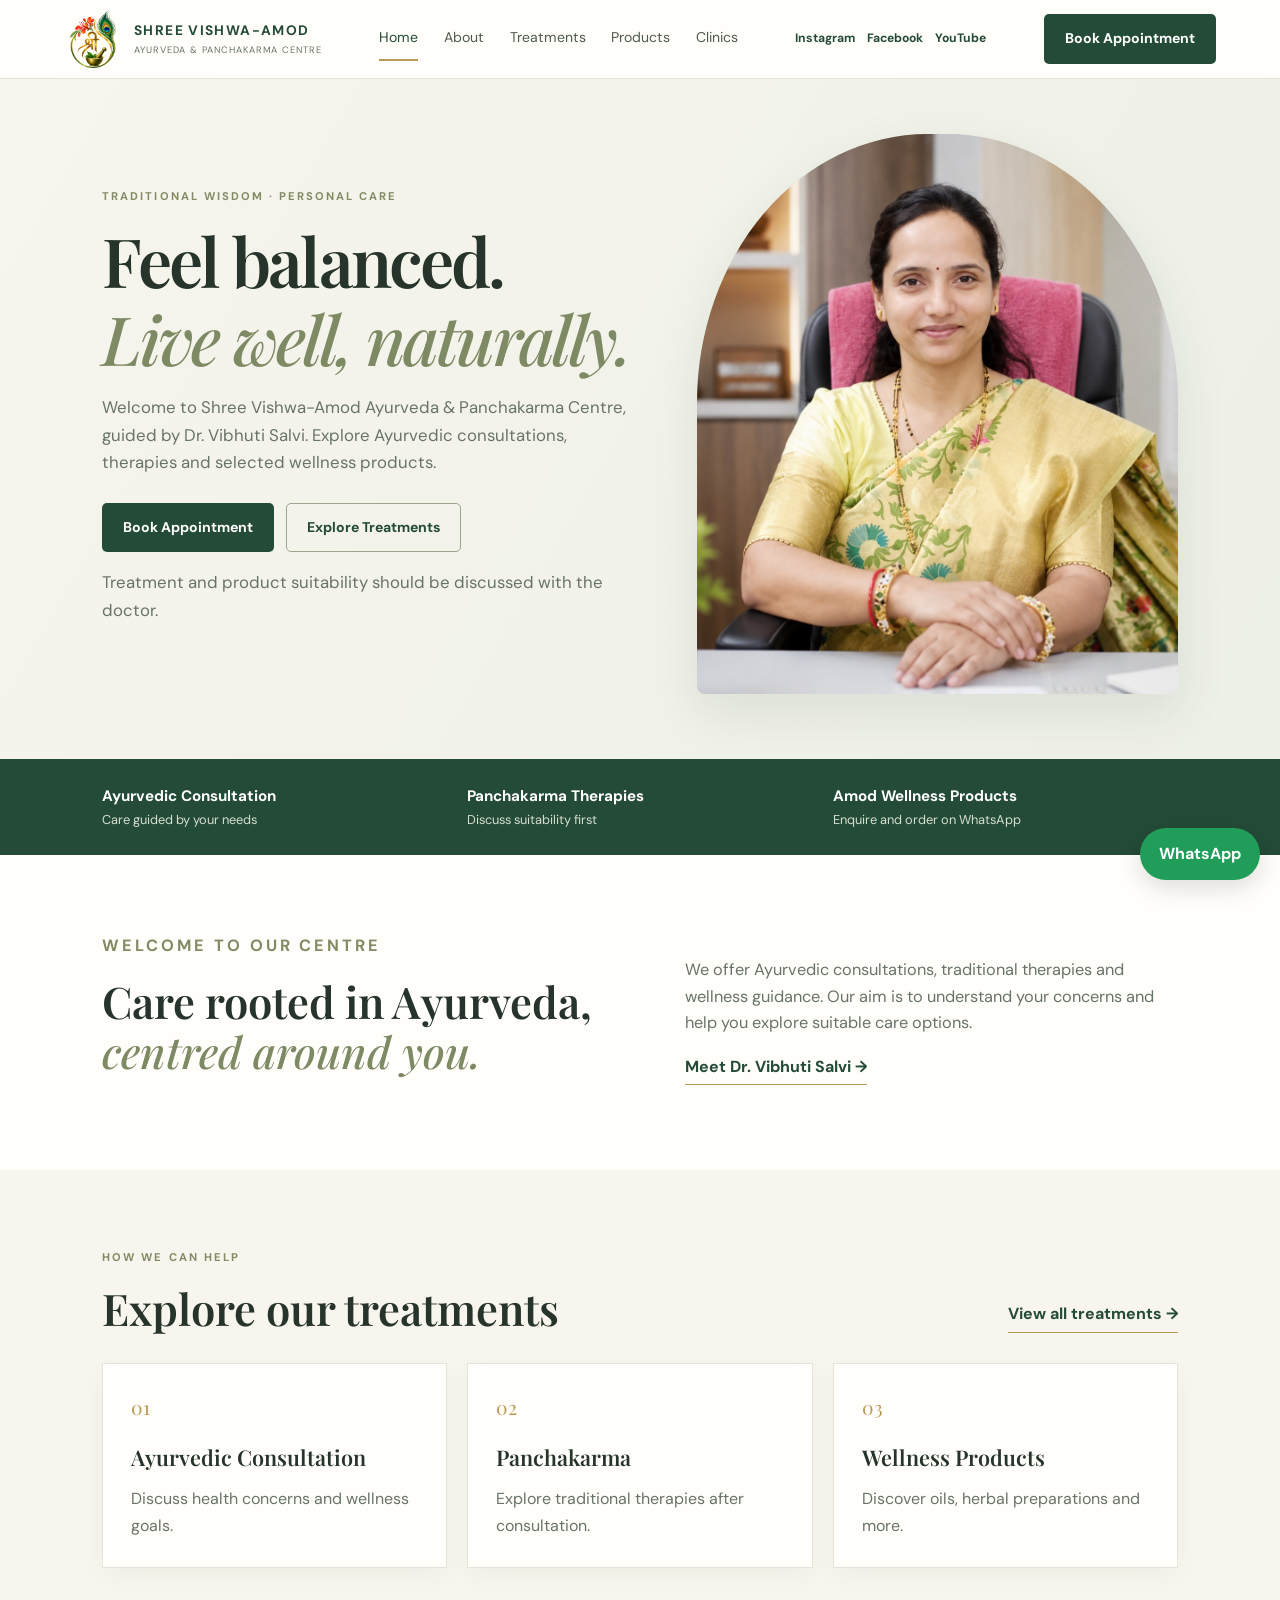
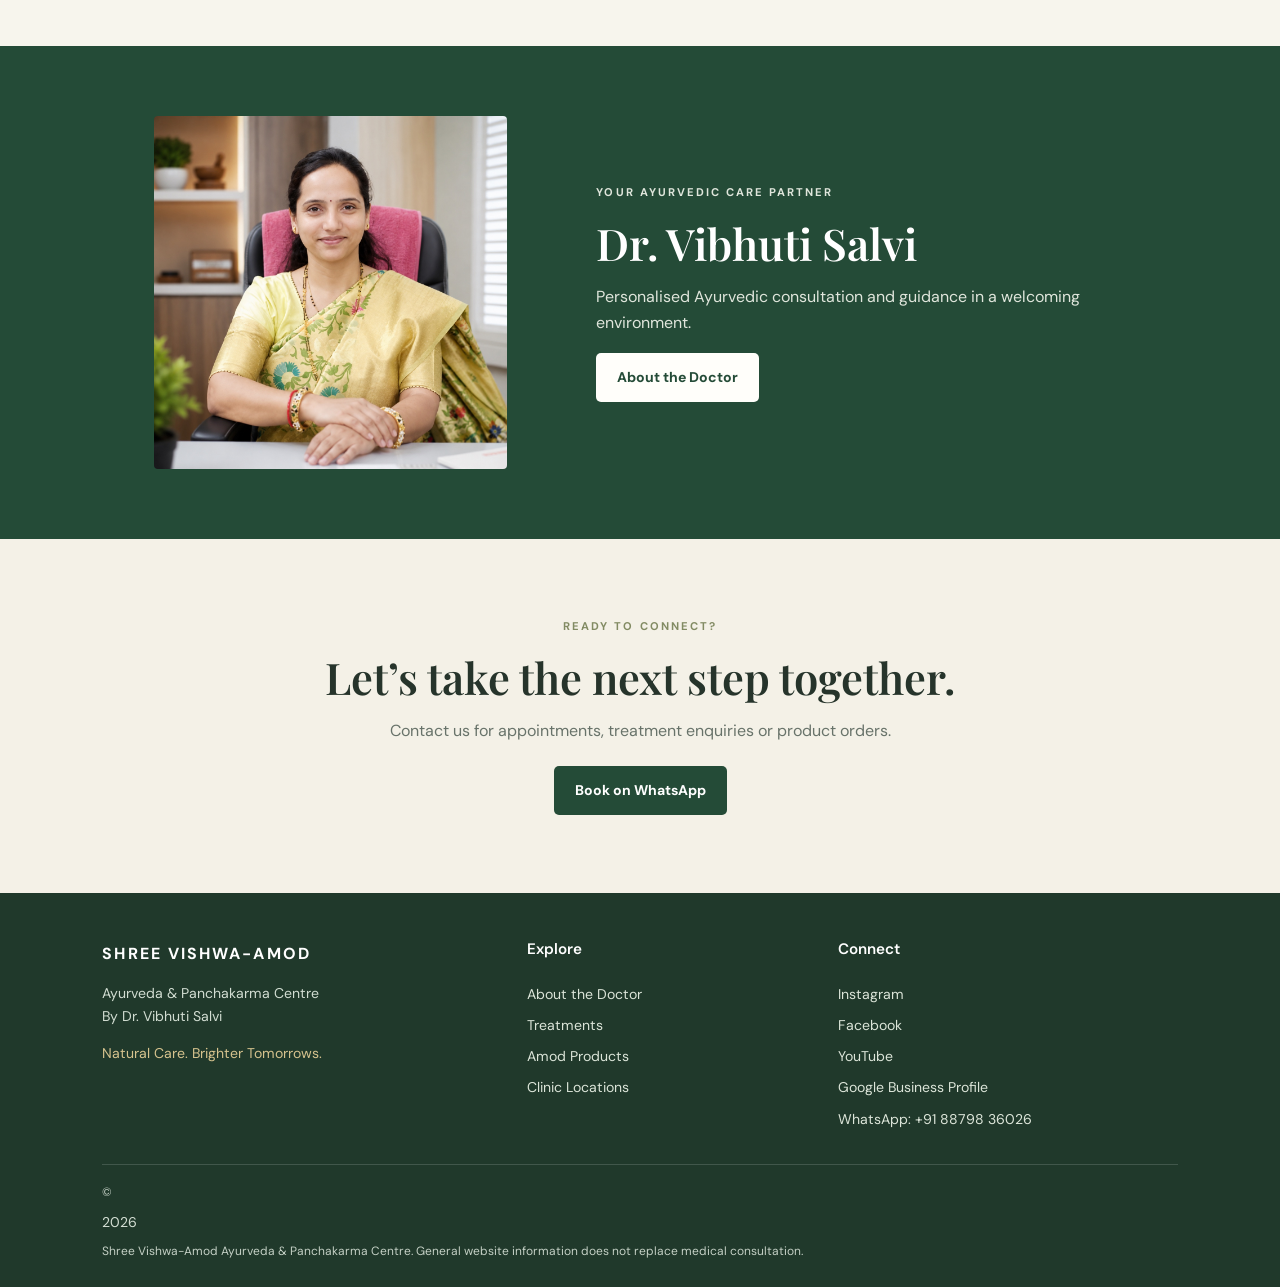
<file: index.html>
<!doctype html><html lang="en"><head><meta charset="utf-8"><meta name="viewport" content="width=device-width, initial-scale=1"><meta name="description" content="Ayurveda and Panchakarma Centre by Dr. Vibhuti Salvi with clinics in Thane and Kalyan."><title>Shree Vishwa-Amod Ayurveda &amp; Panchakarma Centre | Dr. Vibhuti Salvi</title><link rel="preconnect" href="https://fonts.googleapis.com"><link rel="preconnect" href="https://fonts.gstatic.com" crossorigin><link href="https://fonts.googleapis.com/css2?family=DM+Sans:wght@400;500;600;700&family=Playfair+Display:wght@500;600;700&display=swap" rel="stylesheet"><link rel="stylesheet" href="style.css"><script src="script.js" defer></script></head><body><header class="site-header">
<a class="brand" href="index.html"><img src="assets/Shree-Vishwa-Amod-logo-transparent.png" alt="Shree Vishwa-Amod logo"><span><strong>SHREE VISHWA-AMOD</strong><small>AYURVEDA & PANCHAKARMA CENTRE</small></span></a>
<button class="menu-toggle" aria-label="Open navigation" aria-expanded="false">☰</button>
<nav class="main-nav"><a class="active" href="index.html">Home</a><a class="" href="about.html">About</a><a class="" href="services.html">Treatments</a><a class="" href="products.html">Products</a><a class="" href="contact.html">Clinics</a></nav>
<div class="header-socials" aria-label="Social media links"><a href="https://www.instagram.com/dr_vibhuti_salvi/" target="_blank" rel="noopener" aria-label="Instagram">Instagram</a><a href="https://www.facebook.com/people/Shree-Vishwa_Amod-Chikitsalay/100064170036449/" target="_blank" rel="noopener" aria-label="Facebook">Facebook</a><a href="https://www.youtube.com/@DrVibhutiSalvi" target="_blank" rel="noopener" aria-label="YouTube">YouTube</a></div><a class="header-book" data-wa="appointment" href="#">Book Appointment</a>
</header><main>
<section class="hero"><div class="hero-copy"><p class="eyebrow">TRADITIONAL WISDOM · PERSONAL CARE</p><h1>Feel balanced.<br><em>Live well, naturally.</em></h1><p>Welcome to Shree Vishwa-Amod Ayurveda & Panchakarma Centre, guided by Dr. Vibhuti Salvi. Explore Ayurvedic consultations, therapies and selected wellness products.</p><div class="actions"><a class="btn primary" data-wa="appointment" href="#">Book Appointment</a><a class="btn outline" href="services.html">Explore Treatments</a></div><p class="fine">Treatment and product suitability should be discussed with the doctor.</p></div><div class="hero-photo"><img src="assets/dr-vibhuti-salvi.jpg" alt="Dr. Vibhuti Salvi"></div></section>
<section class="quick"><div><b>Ayurvedic Consultation</b><span>Care guided by your needs</span></div><div><b>Panchakarma Therapies</b><span>Discuss suitability first</span></div><div><b>Amod Wellness Products</b><span>Enquire and order on WhatsApp</span></div></section>
<section class="section split"><div><p class="eyebrow">WELCOME TO OUR CENTRE</p><h2>Care rooted in Ayurveda,<br><em>centred around you.</em></h2></div><div><p>We offer Ayurvedic consultations, traditional therapies and wellness guidance. Our aim is to understand your concerns and help you explore suitable care options.</p><a class="text-link" href="about.html">Meet Dr. Vibhuti Salvi →</a></div></section>
<section class="section tint"><div class="section-head"><div><p class="eyebrow">HOW WE CAN HELP</p><h2>Explore our treatments</h2></div><a class="text-link" href="services.html">View all treatments →</a></div><div class="tiles"><article><span>01</span><h3>Ayurvedic Consultation</h3><p>Discuss health concerns and wellness goals.</p></article><article><span>02</span><h3>Panchakarma</h3><p>Explore traditional therapies after consultation.</p></article><article><span>03</span><h3>Wellness Products</h3><p>Discover oils, herbal preparations and more.</p></article></div></section>
<section class="doctor-feature"><img src="assets/dr-vibhuti-salvi.jpg" alt="Dr. Vibhuti Salvi"><div><p class="eyebrow">YOUR AYURVEDIC CARE PARTNER</p><h2>Dr. Vibhuti Salvi</h2><p>Personalised Ayurvedic consultation and guidance in a welcoming environment.</p><a class="btn light" href="about.html">About the Doctor</a></div></section>
<section class="section callout"><p class="eyebrow">READY TO CONNECT?</p><h2>Let’s take the next step together.</h2><p>Contact us for appointments, treatment enquiries or product orders.</p><a class="btn primary" data-wa="appointment" href="#">Book on WhatsApp</a></section></main><footer class="footer"><div><div class="footer-brand">SHREE VISHWA-AMOD</div><p>Ayurveda & Panchakarma Centre<br>By Dr. Vibhuti Salvi</p><p class="tagline">Natural Care. Brighter Tomorrows.</p></div>
<div><h3>Explore</h3><a href="about.html">About the Doctor</a><a href="services.html">Treatments</a><a href="products.html">Amod Products</a><a href="contact.html">Clinic Locations</a></div>
<div><h3>Connect</h3><a href="https://www.instagram.com/dr_vibhuti_salvi/" target="_blank" rel="noopener">Instagram</a><a href="https://www.facebook.com/people/Shree-Vishwa_Amod-Chikitsalay/100064170036449/" target="_blank" rel="noopener">Facebook</a><a href="https://www.youtube.com/@DrVibhutiSalvi" target="_blank" rel="noopener">YouTube</a><a href="https://share.google/Zr0Oe7HrfdcOEodgK" target="_blank" rel="noopener">Google Business Profile</a><a href="https://wa.me/918879836026" target="_blank" rel="noopener">WhatsApp: +91 88798 36026</a></div>
<div class="copyright">© <span data-year></span> Shree Vishwa-Amod Ayurveda & Panchakarma Centre. General website information does not replace medical consultation.</div></footer>
<a class="floating-wa" href="https://wa.me/918879836026?text=Hello%2C%20I%20would%20like%20to%20book%20an%20appointment." target="_blank" rel="noopener" aria-label="Book on WhatsApp">WhatsApp</a></body></html>
</file>
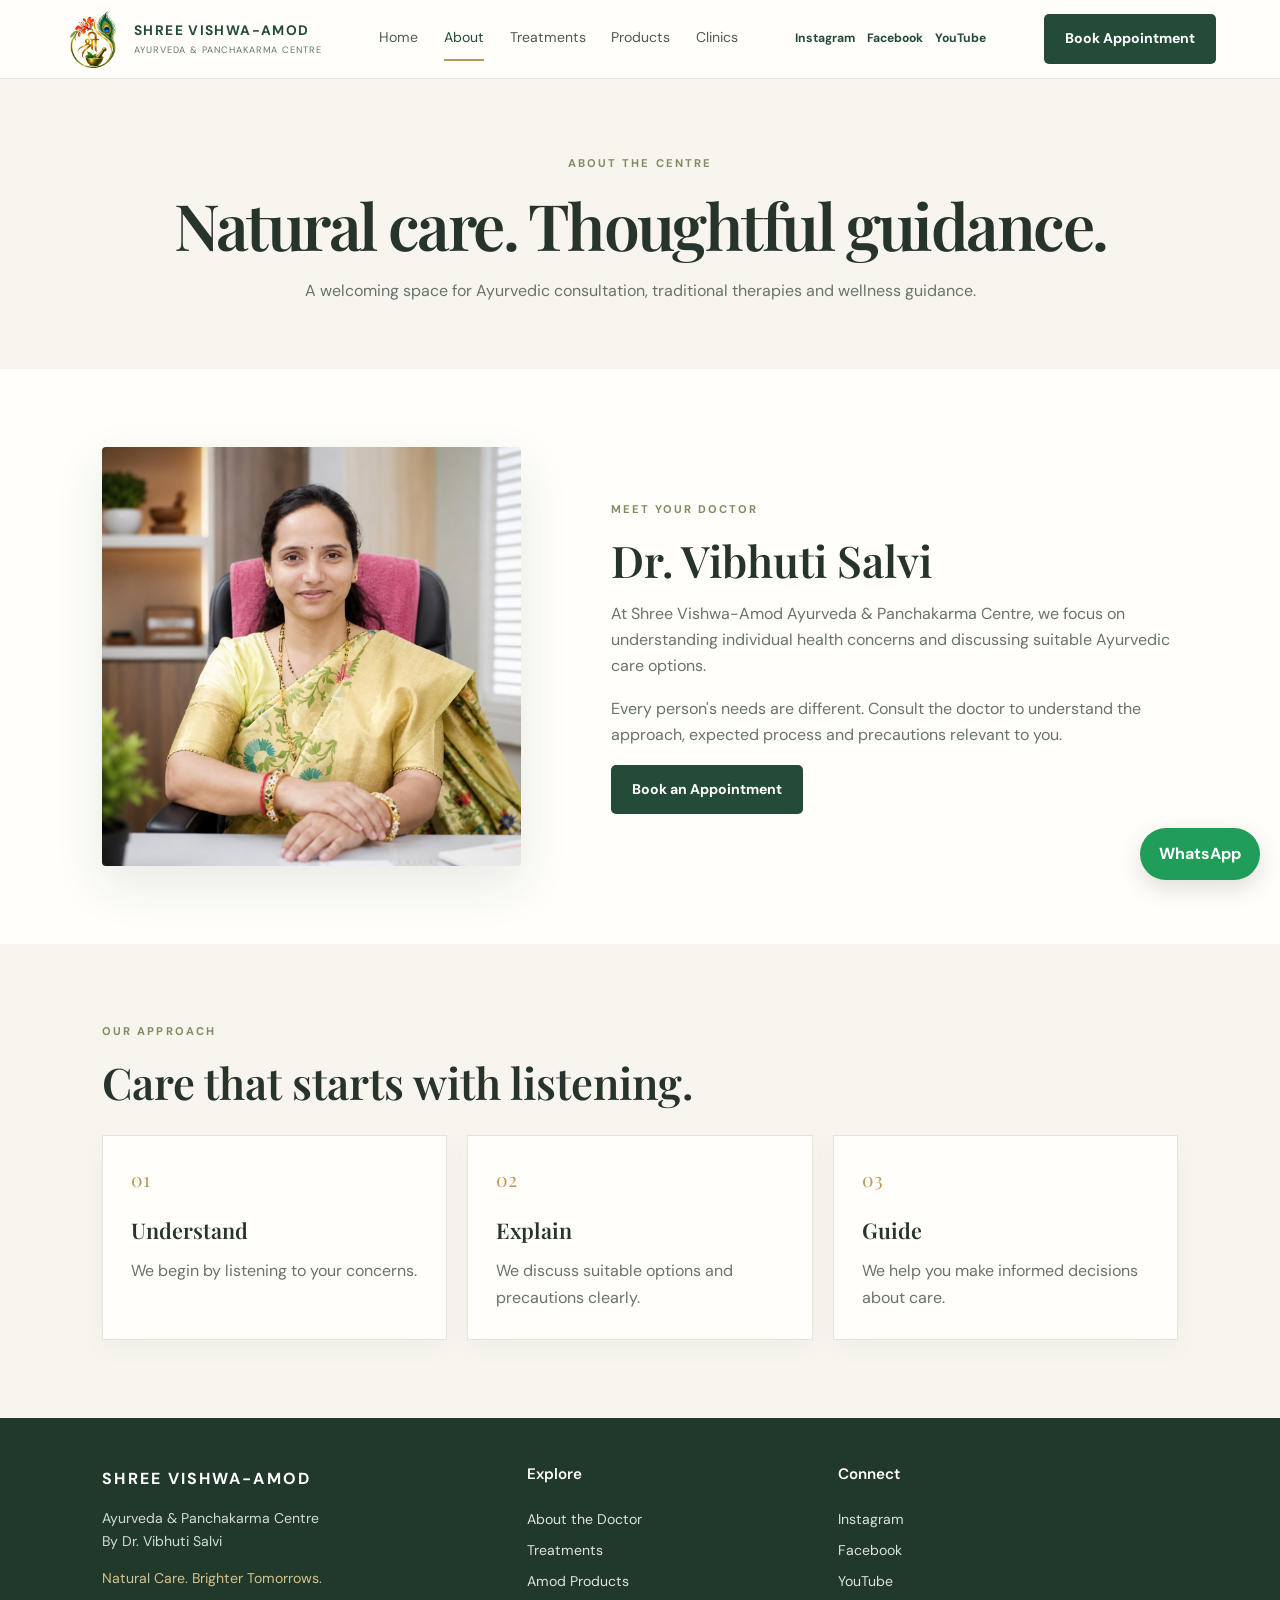
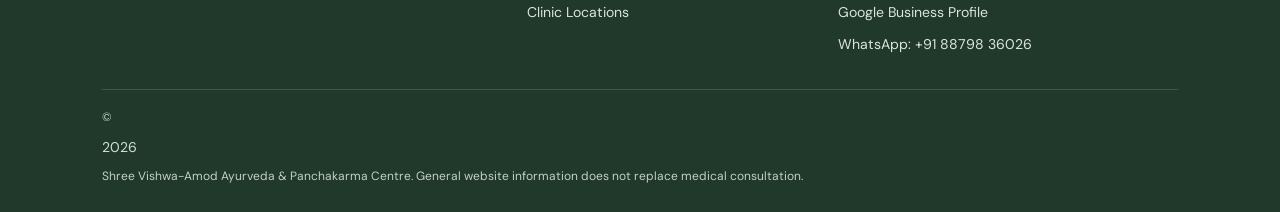
<file: about.html>
<!doctype html><html lang="en"><head><meta charset="utf-8"><meta name="viewport" content="width=device-width, initial-scale=1"><meta name="description" content="Meet Dr. Vibhuti Salvi at Shree Vishwa-Amod Ayurveda &amp; Panchakarma Centre."><title>About | Shree Vishwa-Amod</title><link rel="preconnect" href="https://fonts.googleapis.com"><link rel="preconnect" href="https://fonts.gstatic.com" crossorigin><link href="https://fonts.googleapis.com/css2?family=DM+Sans:wght@400;500;600;700&family=Playfair+Display:wght@500;600;700&display=swap" rel="stylesheet"><link rel="stylesheet" href="style.css"><script src="script.js" defer></script></head><body><header class="site-header">
<a class="brand" href="index.html"><img src="assets/Shree-Vishwa-Amod-logo-transparent.png" alt="Shree Vishwa-Amod logo"><span><strong>SHREE VISHWA-AMOD</strong><small>AYURVEDA & PANCHAKARMA CENTRE</small></span></a>
<button class="menu-toggle" aria-label="Open navigation" aria-expanded="false">☰</button>
<nav class="main-nav"><a class="" href="index.html">Home</a><a class="active" href="about.html">About</a><a class="" href="services.html">Treatments</a><a class="" href="products.html">Products</a><a class="" href="contact.html">Clinics</a></nav>
<div class="header-socials" aria-label="Social media links"><a href="https://www.instagram.com/dr_vibhuti_salvi/" target="_blank" rel="noopener" aria-label="Instagram">Instagram</a><a href="https://www.facebook.com/people/Shree-Vishwa_Amod-Chikitsalay/100064170036449/" target="_blank" rel="noopener" aria-label="Facebook">Facebook</a><a href="https://www.youtube.com/@DrVibhutiSalvi" target="_blank" rel="noopener" aria-label="YouTube">YouTube</a></div><a class="header-book" data-wa="appointment" href="#">Book Appointment</a>
</header><main><section class="page-hero"><p class="eyebrow">ABOUT THE CENTRE</p><h1>Natural care. Thoughtful guidance.</h1><p>A welcoming space for Ayurvedic consultation, traditional therapies and wellness guidance.</p></section><section class="section profile"><img src="assets/dr-vibhuti-salvi.jpg" alt="Dr. Vibhuti Salvi"><div><p class="eyebrow">MEET YOUR DOCTOR</p><h2>Dr. Vibhuti Salvi</h2><p>At Shree Vishwa-Amod Ayurveda & Panchakarma Centre, we focus on understanding individual health concerns and discussing suitable Ayurvedic care options.</p><p>Every person's needs are different. Consult the doctor to understand the approach, expected process and precautions relevant to you.</p><a class="btn primary" data-wa="appointment" href="#">Book an Appointment</a></div></section><section class="section tint"><p class="eyebrow">OUR APPROACH</p><h2>Care that starts with listening.</h2><div class="tiles"><article><span>01</span><h3>Understand</h3><p>We begin by listening to your concerns.</p></article><article><span>02</span><h3>Explain</h3><p>We discuss suitable options and precautions clearly.</p></article><article><span>03</span><h3>Guide</h3><p>We help you make informed decisions about care.</p></article></div></section></main><footer class="footer"><div><div class="footer-brand">SHREE VISHWA-AMOD</div><p>Ayurveda & Panchakarma Centre<br>By Dr. Vibhuti Salvi</p><p class="tagline">Natural Care. Brighter Tomorrows.</p></div>
<div><h3>Explore</h3><a href="about.html">About the Doctor</a><a href="services.html">Treatments</a><a href="products.html">Amod Products</a><a href="contact.html">Clinic Locations</a></div>
<div><h3>Connect</h3><a href="https://www.instagram.com/dr_vibhuti_salvi/" target="_blank" rel="noopener">Instagram</a><a href="https://www.facebook.com/people/Shree-Vishwa_Amod-Chikitsalay/100064170036449/" target="_blank" rel="noopener">Facebook</a><a href="https://www.youtube.com/@DrVibhutiSalvi" target="_blank" rel="noopener">YouTube</a><a href="https://share.google/Zr0Oe7HrfdcOEodgK" target="_blank" rel="noopener">Google Business Profile</a><a href="https://wa.me/918879836026" target="_blank" rel="noopener">WhatsApp: +91 88798 36026</a></div>
<div class="copyright">© <span data-year></span> Shree Vishwa-Amod Ayurveda & Panchakarma Centre. General website information does not replace medical consultation.</div></footer>
<a class="floating-wa" href="https://wa.me/918879836026?text=Hello%2C%20I%20would%20like%20to%20book%20an%20appointment." target="_blank" rel="noopener" aria-label="Book on WhatsApp">WhatsApp</a></body></html>
</file>
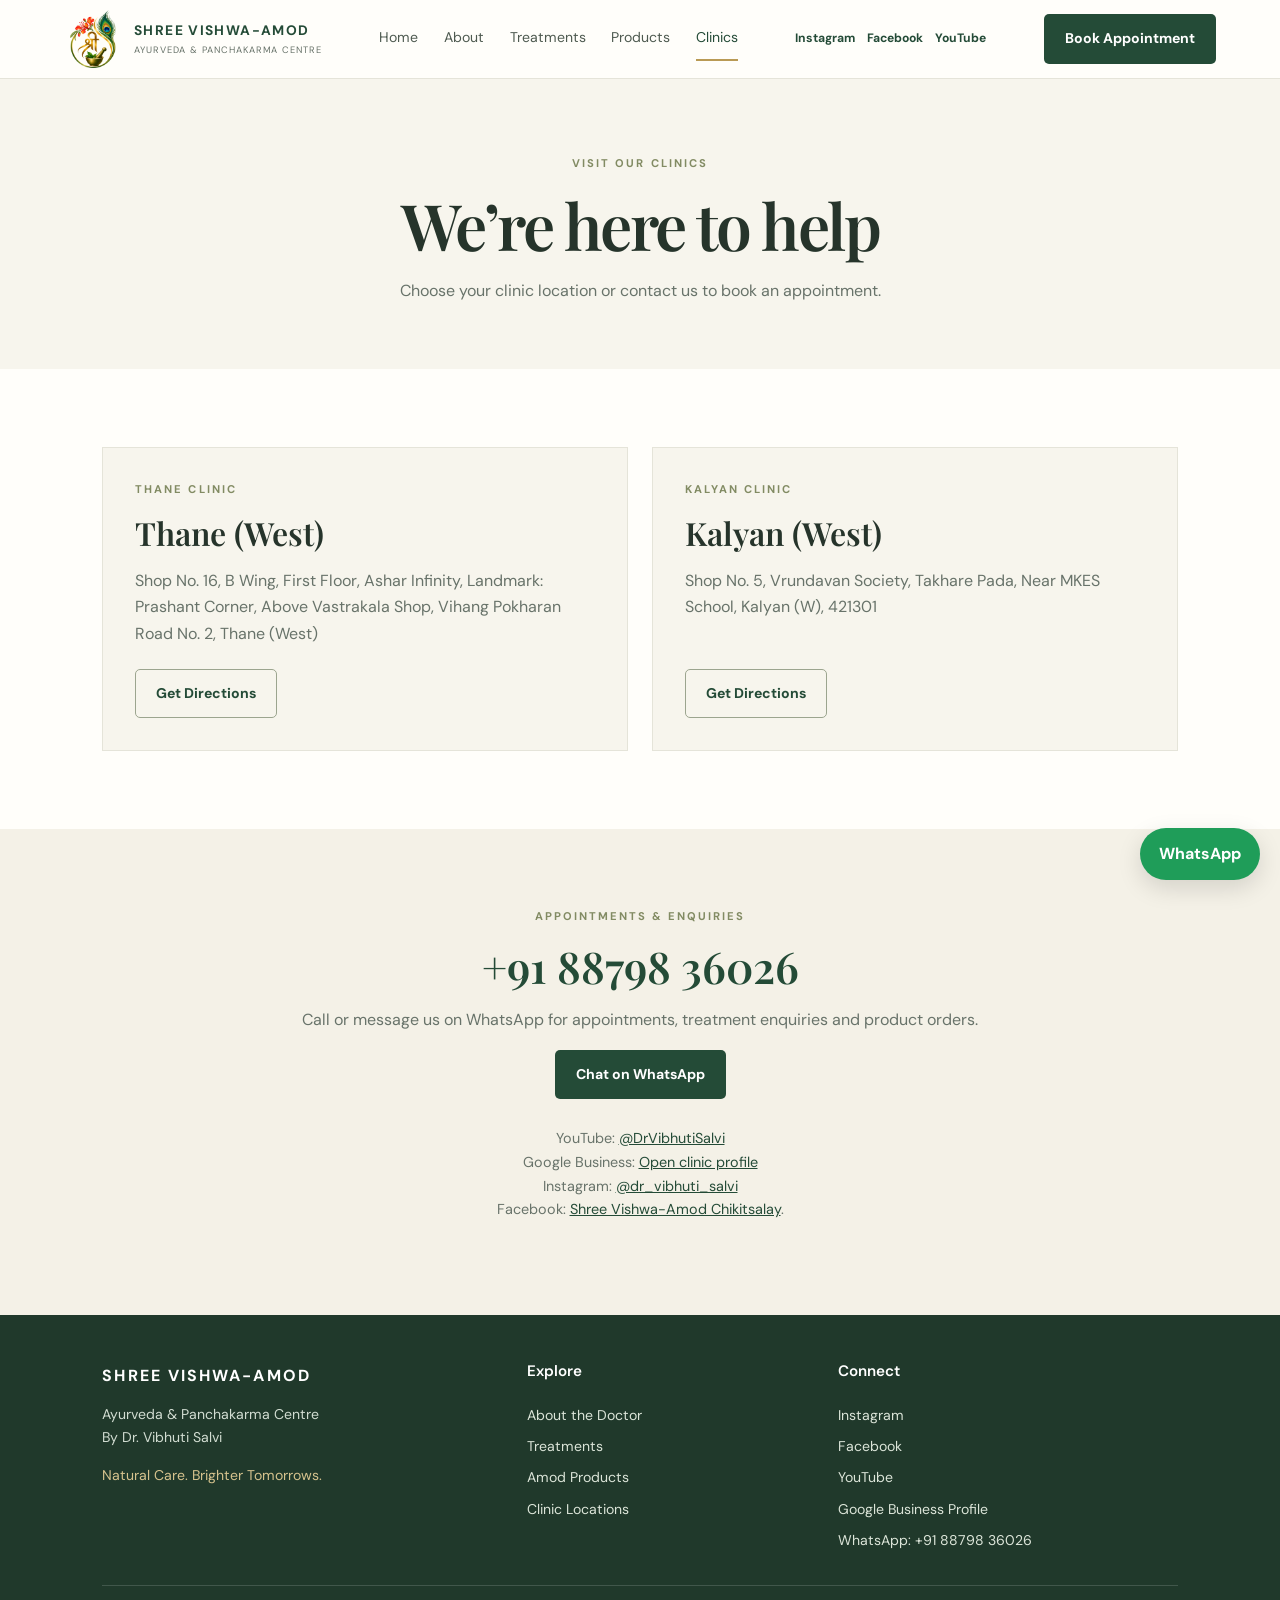
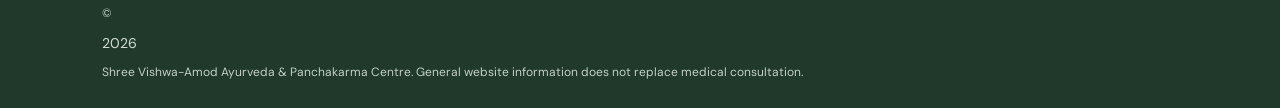
<file: contact.html>
<!doctype html><html lang="en"><head><meta charset="utf-8"><meta name="viewport" content="width=device-width, initial-scale=1"><meta name="description" content="Thane and Kalyan clinic addresses and WhatsApp appointment contact."><title>Clinic Locations &amp; Contact | Shree Vishwa-Amod</title><link rel="preconnect" href="https://fonts.googleapis.com"><link rel="preconnect" href="https://fonts.gstatic.com" crossorigin><link href="https://fonts.googleapis.com/css2?family=DM+Sans:wght@400;500;600;700&family=Playfair+Display:wght@500;600;700&display=swap" rel="stylesheet"><link rel="stylesheet" href="style.css"><script src="script.js" defer></script></head><body><header class="site-header">
<a class="brand" href="index.html"><img src="assets/Shree-Vishwa-Amod-logo-transparent.png" alt="Shree Vishwa-Amod logo"><span><strong>SHREE VISHWA-AMOD</strong><small>AYURVEDA & PANCHAKARMA CENTRE</small></span></a>
<button class="menu-toggle" aria-label="Open navigation" aria-expanded="false">☰</button>
<nav class="main-nav"><a class="" href="index.html">Home</a><a class="" href="about.html">About</a><a class="" href="services.html">Treatments</a><a class="" href="products.html">Products</a><a class="active" href="contact.html">Clinics</a></nav>
<div class="header-socials" aria-label="Social media links"><a href="https://www.instagram.com/dr_vibhuti_salvi/" target="_blank" rel="noopener" aria-label="Instagram">Instagram</a><a href="https://www.facebook.com/people/Shree-Vishwa_Amod-Chikitsalay/100064170036449/" target="_blank" rel="noopener" aria-label="Facebook">Facebook</a><a href="https://www.youtube.com/@DrVibhutiSalvi" target="_blank" rel="noopener" aria-label="YouTube">YouTube</a></div><a class="header-book" data-wa="appointment" href="#">Book Appointment</a>
</header><main><section class="page-hero"><p class="eyebrow">VISIT OUR CLINICS</p><h1>We’re here to help</h1><p>Choose your clinic location or contact us to book an appointment.</p></section><section class="section locations"><article class="location-card"><p class="eyebrow">THANE CLINIC</p><h2>Thane (West)</h2><p>Shop No. 16, B Wing, First Floor, Ashar Infinity, Landmark: Prashant Corner, Above Vastrakala Shop, Vihang Pokharan Road No. 2, Thane (West)</p><a class="btn outline" href="https://www.google.com/maps/search/?api=1&query=Shop%20No.%2016%2C%20B%20Wing%2C%20First%20Floor%2C%20Ashar%20Infinity%2C%20Landmark%3A%20Prashant%20Corner%2C%20Above%20Vastrakala%20Shop%2C%20Vihang%20Pokharan%20Road%20No.%202%2C%20Thane%20%28West%29" target="_blank" rel="noopener">Get Directions</a></article><article class="location-card"><p class="eyebrow">KALYAN CLINIC</p><h2>Kalyan (West)</h2><p>Shop No. 5, Vrundavan Society, Takhare Pada, Near MKES School, Kalyan (W), 421301</p><a class="btn outline" href="https://www.google.com/maps/search/?api=1&query=Shop%20No.%205%2C%20Vrundavan%20Society%2C%20Takhare%20Pada%2C%20Near%20MKES%20School%2C%20Kalyan%20%28W%29%2C%20421301" target="_blank" rel="noopener">Get Directions</a></article></section><section class="section contact-cta"><p class="eyebrow">APPOINTMENTS & ENQUIRIES</p><h2>+91 88798 36026</h2><p>Call or message us on WhatsApp for appointments, treatment enquiries and product orders.</p><a class="btn primary" href="https://wa.me/918879836026?text=Hello%2C%20I%20would%20like%20to%20book%20an%20appointment." target="_blank" rel="noopener">Chat on WhatsApp</a><p class="social-note">YouTube: <a href="https://www.youtube.com/@DrVibhutiSalvi" target="_blank" rel="noopener">@DrVibhutiSalvi</a><br>Google Business: <a href="https://share.google/Zr0Oe7HrfdcOEodgK" target="_blank" rel="noopener">Open clinic profile</a><br>Instagram: <a href="https://www.instagram.com/dr_vibhuti_salvi/" target="_blank" rel="noopener">@dr_vibhuti_salvi</a><br>Facebook: <a href="https://www.facebook.com/people/Shree-Vishwa_Amod-Chikitsalay/100064170036449/" target="_blank" rel="noopener">Shree Vishwa-Amod Chikitsalay</a>.</p></section></main><footer class="footer"><div><div class="footer-brand">SHREE VISHWA-AMOD</div><p>Ayurveda & Panchakarma Centre<br>By Dr. Vibhuti Salvi</p><p class="tagline">Natural Care. Brighter Tomorrows.</p></div>
<div><h3>Explore</h3><a href="about.html">About the Doctor</a><a href="services.html">Treatments</a><a href="products.html">Amod Products</a><a href="contact.html">Clinic Locations</a></div>
<div><h3>Connect</h3><a href="https://www.instagram.com/dr_vibhuti_salvi/" target="_blank" rel="noopener">Instagram</a><a href="https://www.facebook.com/people/Shree-Vishwa_Amod-Chikitsalay/100064170036449/" target="_blank" rel="noopener">Facebook</a><a href="https://www.youtube.com/@DrVibhutiSalvi" target="_blank" rel="noopener">YouTube</a><a href="https://share.google/Zr0Oe7HrfdcOEodgK" target="_blank" rel="noopener">Google Business Profile</a><a href="https://wa.me/918879836026" target="_blank" rel="noopener">WhatsApp: +91 88798 36026</a></div>
<div class="copyright">© <span data-year></span> Shree Vishwa-Amod Ayurveda & Panchakarma Centre. General website information does not replace medical consultation.</div></footer>
<a class="floating-wa" href="https://wa.me/918879836026?text=Hello%2C%20I%20would%20like%20to%20book%20an%20appointment." target="_blank" rel="noopener" aria-label="Book on WhatsApp">WhatsApp</a></body></html>
</file>
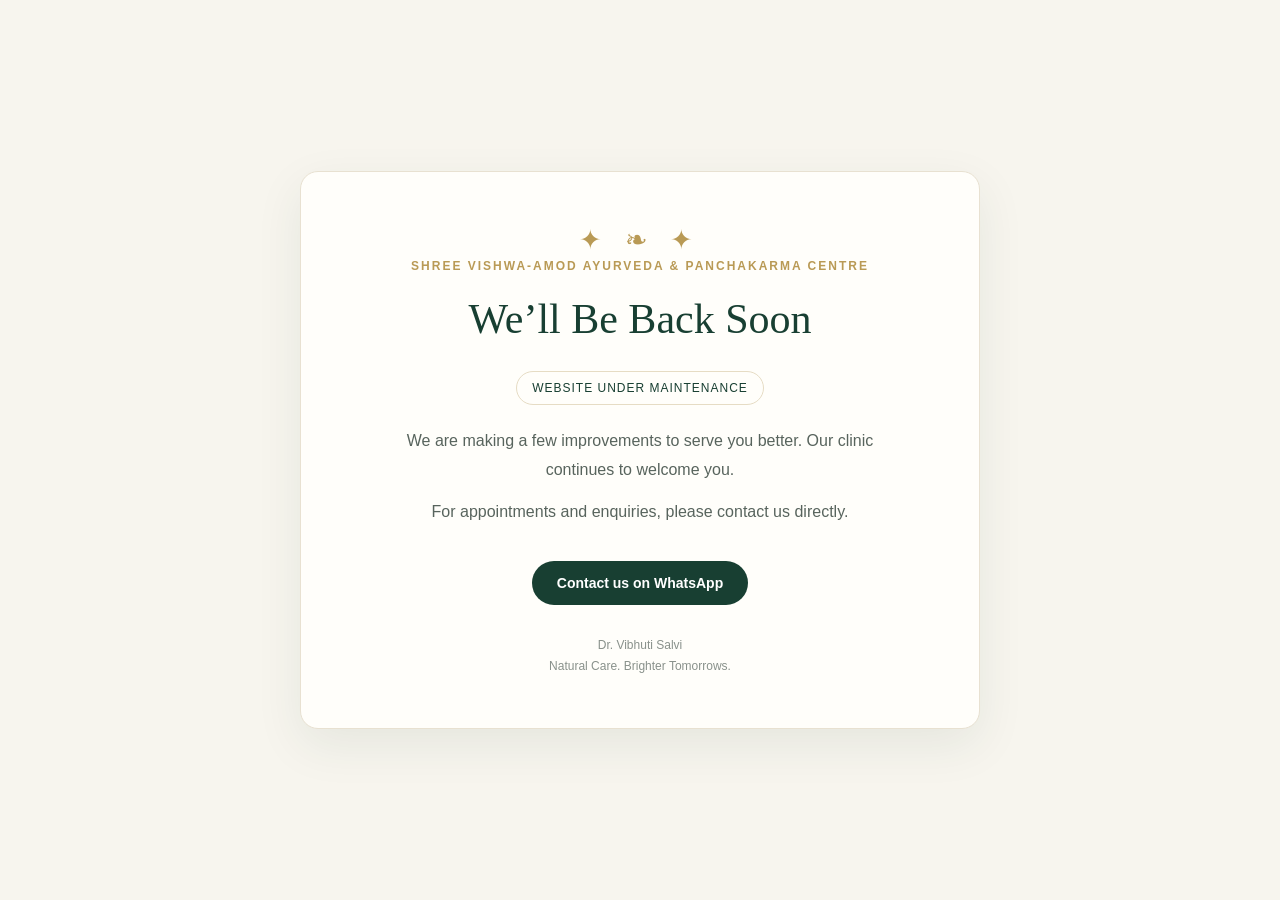
<file: maintenance.html>
<!DOCTYPE html>
<html lang="en">
<head>
  <meta charset="UTF-8">
  <meta name="viewport" content="width=device-width, initial-scale=1.0">
  <meta name="theme-color" content="#183f32">
  <title>Website Temporarily Unavailable | Shree Vishwa-Amod Ayurveda</title>
  <style>
    :root { --green:#183f32; --gold:#b99a55; --cream:#f7f5ee; --ink:#26352e; }
    * { box-sizing:border-box; }
    body {
      margin:0; min-height:100vh; display:grid; place-items:center;
      padding:28px 18px; background:var(--cream); color:var(--ink);
      font-family: Georgia, "Times New Roman", serif;
    }
    main {
      width:min(100%, 680px); text-align:center; padding:52px 28px;
      background:#fffefa; border:1px solid #e8e1d1; border-radius:18px;
      box-shadow:0 16px 48px rgba(24,63,50,.08);
    }
    .ornament { color:var(--gold); font-size:27px; letter-spacing:8px; }
    h1 { color:var(--green); font-size:clamp(28px,5vw,42px); line-height:1.2; margin:18px 0 12px; font-weight:normal; }
    .clinic { color:var(--gold); text-transform:uppercase; letter-spacing:2px; font:600 12px/1.7 Arial,sans-serif; }
    p { font:16px/1.8 Arial,sans-serif; color:#58645d; margin:14px auto; max-width:490px; }
    .status { display:inline-block; margin:14px 0 8px; padding:9px 15px; border:1px solid #e6dcc4; border-radius:30px; color:var(--green); font:12px Arial,sans-serif; letter-spacing:1px; }
    a { display:inline-block; margin-top:20px; padding:14px 25px; border-radius:30px; background:var(--green); color:white; text-decoration:none; font:600 14px Arial,sans-serif; }
    a:hover { background:#245743; }
    .footer { margin-top:30px; font:12px/1.7 Arial,sans-serif; color:#89918b; }
  </style>
</head>
<body>
  <main>
    <div class="ornament" aria-hidden="true">✦ ❧ ✦</div>
    <div class="clinic">Shree Vishwa-Amod Ayurveda &amp; Panchakarma Centre</div>
    <h1>We’ll Be Back Soon</h1>
    <div class="status">WEBSITE UNDER MAINTENANCE</div>
    <p>We are making a few improvements to serve you better. Our clinic continues to welcome you.</p>
    <p>For appointments and enquiries, please contact us directly.</p>
    <a href="https://wa.me/918879836026" target="_blank" rel="noopener">Contact us on WhatsApp</a>
    <div class="footer">Dr. Vibhuti Salvi<br>Natural Care. Brighter Tomorrows.</div>
  </main>
</body>
</html>
</file>
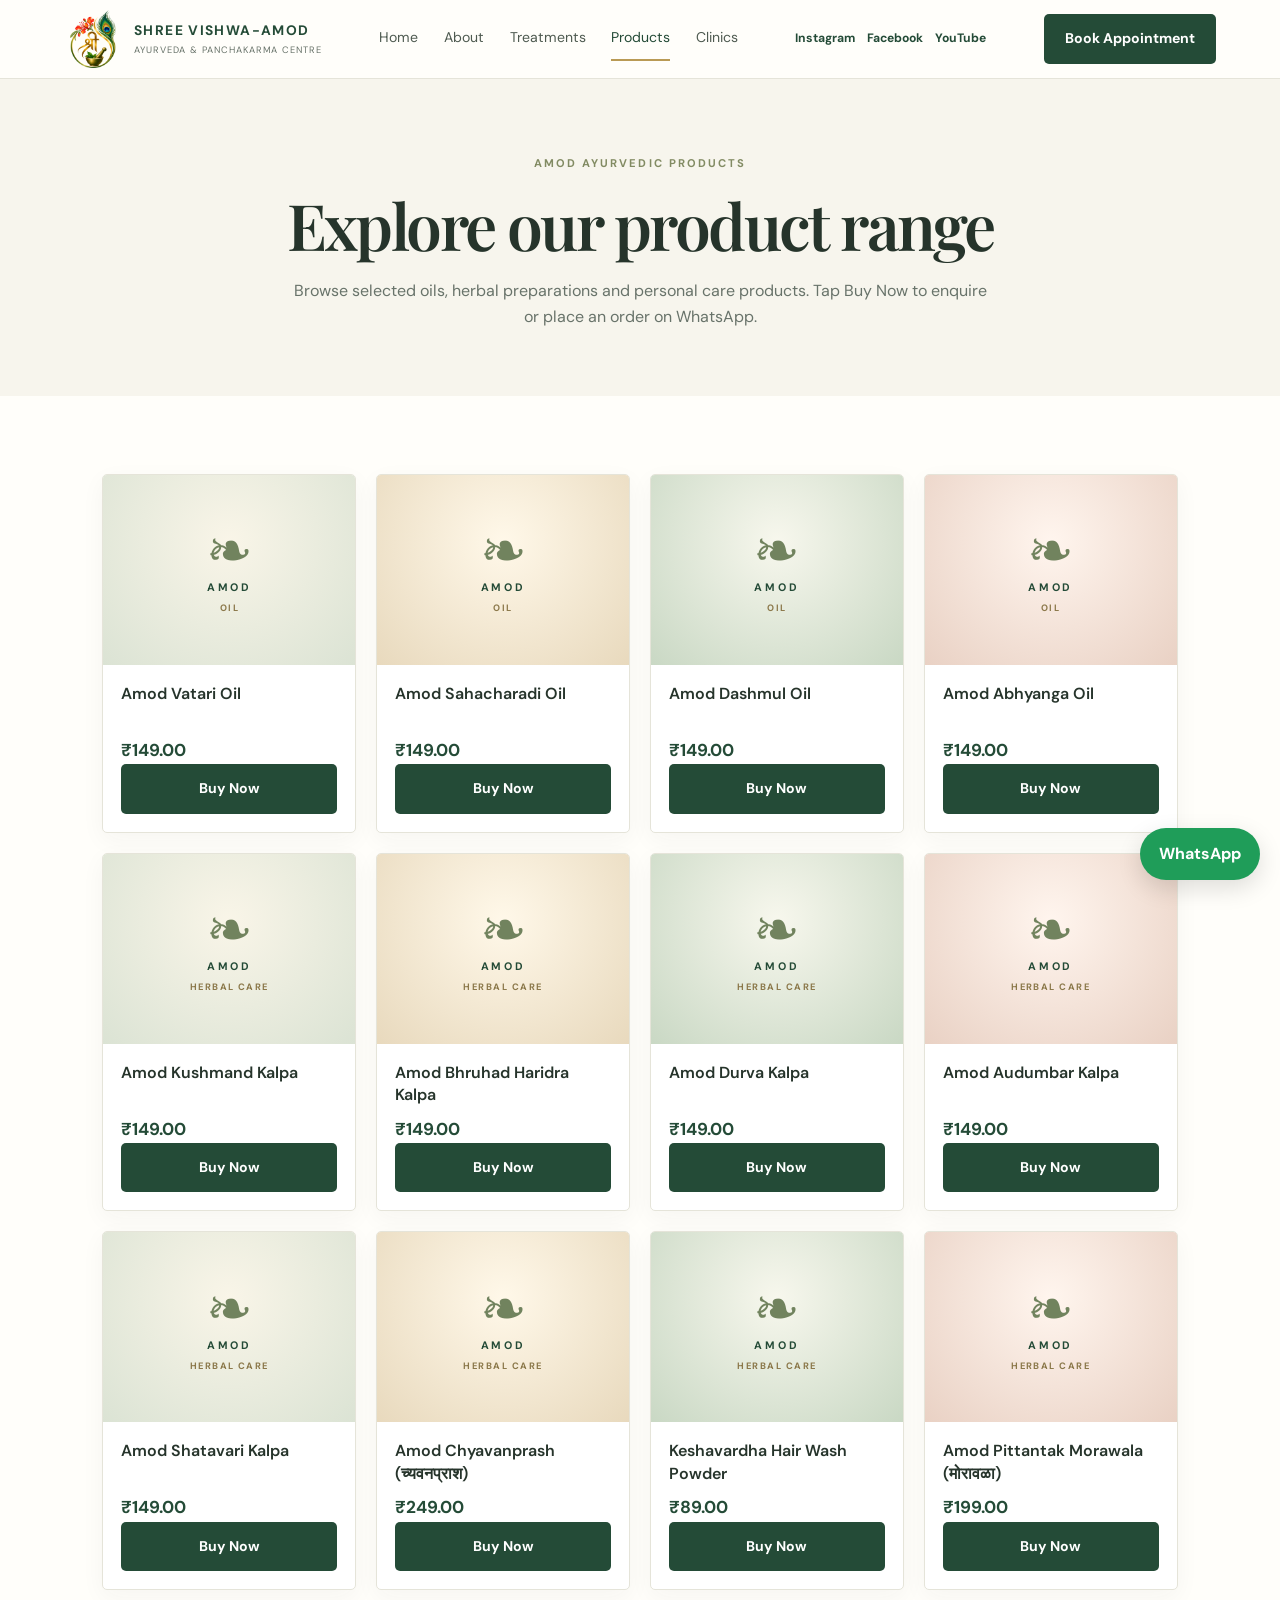
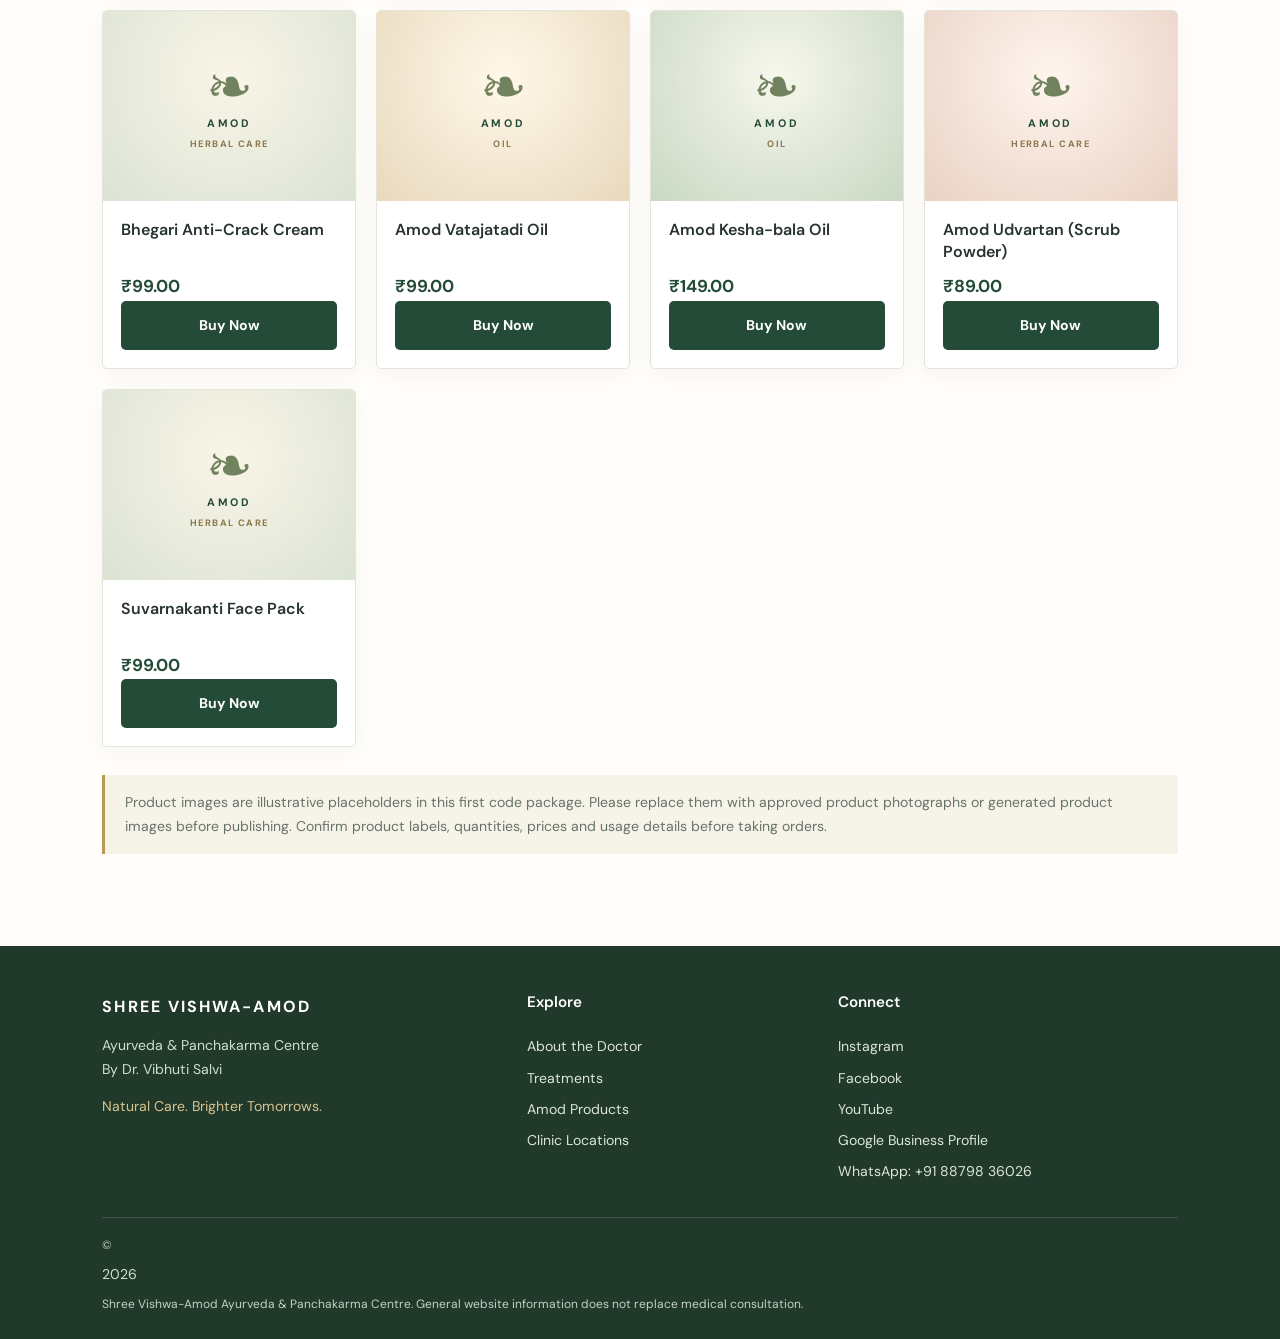
<file: products.html>
<!doctype html><html lang="en"><head><meta charset="utf-8"><meta name="viewport" content="width=device-width, initial-scale=1"><meta name="description" content="Explore Amod Ayurvedic oils, herbal preparations and personal care products."><title>Products | Shree Vishwa-Amod</title><link rel="preconnect" href="https://fonts.googleapis.com"><link rel="preconnect" href="https://fonts.gstatic.com" crossorigin><link href="https://fonts.googleapis.com/css2?family=DM+Sans:wght@400;500;600;700&family=Playfair+Display:wght@500;600;700&display=swap" rel="stylesheet"><link rel="stylesheet" href="style.css"><script src="script.js" defer></script></head><body><header class="site-header">
<a class="brand" href="index.html"><img src="assets/Shree-Vishwa-Amod-logo-transparent.png" alt="Shree Vishwa-Amod logo"><span><strong>SHREE VISHWA-AMOD</strong><small>AYURVEDA & PANCHAKARMA CENTRE</small></span></a>
<button class="menu-toggle" aria-label="Open navigation" aria-expanded="false">☰</button>
<nav class="main-nav"><a class="" href="index.html">Home</a><a class="" href="about.html">About</a><a class="" href="services.html">Treatments</a><a class="active" href="products.html">Products</a><a class="" href="contact.html">Clinics</a></nav>
<div class="header-socials" aria-label="Social media links"><a href="https://www.instagram.com/dr_vibhuti_salvi/" target="_blank" rel="noopener" aria-label="Instagram">Instagram</a><a href="https://www.facebook.com/people/Shree-Vishwa_Amod-Chikitsalay/100064170036449/" target="_blank" rel="noopener" aria-label="Facebook">Facebook</a><a href="https://www.youtube.com/@DrVibhutiSalvi" target="_blank" rel="noopener" aria-label="YouTube">YouTube</a></div><a class="header-book" data-wa="appointment" href="#">Book Appointment</a>
</header><main><section class="page-hero"><p class="eyebrow">AMOD AYURVEDIC PRODUCTS</p><h1>Explore our product range</h1><p>Browse selected oils, herbal preparations and personal care products. Tap Buy Now to enquire or place an order on WhatsApp.</p></section><section class="section"><div class="product-grid"><article class="product-card"><div class="product-visual visual-0"><span class="visual-leaf">❧</span><small>AMOD</small><b>OIL</b></div><div class="product-info"><h3>Amod Vatari Oil</h3><strong class="price">₹149.00</strong><a class="btn primary buy" data-product="Amod Vatari Oil" data-price="149" href="#">Buy Now</a></div></article><article class="product-card"><div class="product-visual visual-1"><span class="visual-leaf">❧</span><small>AMOD</small><b>OIL</b></div><div class="product-info"><h3>Amod Sahacharadi Oil</h3><strong class="price">₹149.00</strong><a class="btn primary buy" data-product="Amod Sahacharadi Oil" data-price="149" href="#">Buy Now</a></div></article><article class="product-card"><div class="product-visual visual-2"><span class="visual-leaf">❧</span><small>AMOD</small><b>OIL</b></div><div class="product-info"><h3>Amod Dashmul Oil</h3><strong class="price">₹149.00</strong><a class="btn primary buy" data-product="Amod Dashmul Oil" data-price="149" href="#">Buy Now</a></div></article><article class="product-card"><div class="product-visual visual-3"><span class="visual-leaf">❧</span><small>AMOD</small><b>OIL</b></div><div class="product-info"><h3>Amod Abhyanga Oil</h3><strong class="price">₹149.00</strong><a class="btn primary buy" data-product="Amod Abhyanga Oil" data-price="149" href="#">Buy Now</a></div></article><article class="product-card"><div class="product-visual visual-0"><span class="visual-leaf">❧</span><small>AMOD</small><b>HERBAL CARE</b></div><div class="product-info"><h3>Amod Kushmand Kalpa</h3><strong class="price">₹149.00</strong><a class="btn primary buy" data-product="Amod Kushmand Kalpa" data-price="149" href="#">Buy Now</a></div></article><article class="product-card"><div class="product-visual visual-1"><span class="visual-leaf">❧</span><small>AMOD</small><b>HERBAL CARE</b></div><div class="product-info"><h3>Amod Bhruhad Haridra Kalpa</h3><strong class="price">₹149.00</strong><a class="btn primary buy" data-product="Amod Bhruhad Haridra Kalpa" data-price="149" href="#">Buy Now</a></div></article><article class="product-card"><div class="product-visual visual-2"><span class="visual-leaf">❧</span><small>AMOD</small><b>HERBAL CARE</b></div><div class="product-info"><h3>Amod Durva Kalpa</h3><strong class="price">₹149.00</strong><a class="btn primary buy" data-product="Amod Durva Kalpa" data-price="149" href="#">Buy Now</a></div></article><article class="product-card"><div class="product-visual visual-3"><span class="visual-leaf">❧</span><small>AMOD</small><b>HERBAL CARE</b></div><div class="product-info"><h3>Amod Audumbar Kalpa</h3><strong class="price">₹149.00</strong><a class="btn primary buy" data-product="Amod Audumbar Kalpa" data-price="149" href="#">Buy Now</a></div></article><article class="product-card"><div class="product-visual visual-0"><span class="visual-leaf">❧</span><small>AMOD</small><b>HERBAL CARE</b></div><div class="product-info"><h3>Amod Shatavari Kalpa</h3><strong class="price">₹149.00</strong><a class="btn primary buy" data-product="Amod Shatavari Kalpa" data-price="149" href="#">Buy Now</a></div></article><article class="product-card"><div class="product-visual visual-1"><span class="visual-leaf">❧</span><small>AMOD</small><b>HERBAL CARE</b></div><div class="product-info"><h3>Amod Chyavanprash (च्यवनप्राश)</h3><strong class="price">₹249.00</strong><a class="btn primary buy" data-product="Amod Chyavanprash (च्यवनप्राश)" data-price="249" href="#">Buy Now</a></div></article><article class="product-card"><div class="product-visual visual-2"><span class="visual-leaf">❧</span><small>AMOD</small><b>HERBAL CARE</b></div><div class="product-info"><h3>Keshavardha Hair Wash Powder</h3><strong class="price">₹89.00</strong><a class="btn primary buy" data-product="Keshavardha Hair Wash Powder" data-price="89" href="#">Buy Now</a></div></article><article class="product-card"><div class="product-visual visual-3"><span class="visual-leaf">❧</span><small>AMOD</small><b>HERBAL CARE</b></div><div class="product-info"><h3>Amod Pittantak Morawala (मोरावळा)</h3><strong class="price">₹199.00</strong><a class="btn primary buy" data-product="Amod Pittantak Morawala (मोरावळा)" data-price="199" href="#">Buy Now</a></div></article><article class="product-card"><div class="product-visual visual-0"><span class="visual-leaf">❧</span><small>AMOD</small><b>HERBAL CARE</b></div><div class="product-info"><h3>Bhegari Anti-Crack Cream</h3><strong class="price">₹99.00</strong><a class="btn primary buy" data-product="Bhegari Anti-Crack Cream" data-price="99" href="#">Buy Now</a></div></article><article class="product-card"><div class="product-visual visual-1"><span class="visual-leaf">❧</span><small>AMOD</small><b>OIL</b></div><div class="product-info"><h3>Amod Vatajatadi Oil</h3><strong class="price">₹99.00</strong><a class="btn primary buy" data-product="Amod Vatajatadi Oil" data-price="99" href="#">Buy Now</a></div></article><article class="product-card"><div class="product-visual visual-2"><span class="visual-leaf">❧</span><small>AMOD</small><b>OIL</b></div><div class="product-info"><h3>Amod Kesha-bala Oil</h3><strong class="price">₹149.00</strong><a class="btn primary buy" data-product="Amod Kesha-bala Oil" data-price="149" href="#">Buy Now</a></div></article><article class="product-card"><div class="product-visual visual-3"><span class="visual-leaf">❧</span><small>AMOD</small><b>HERBAL CARE</b></div><div class="product-info"><h3>Amod Udvartan (Scrub Powder)</h3><strong class="price">₹89.00</strong><a class="btn primary buy" data-product="Amod Udvartan (Scrub Powder)" data-price="89" href="#">Buy Now</a></div></article><article class="product-card"><div class="product-visual visual-0"><span class="visual-leaf">❧</span><small>AMOD</small><b>HERBAL CARE</b></div><div class="product-info"><h3>Suvarnakanti Face Pack</h3><strong class="price">₹99.00</strong><a class="btn primary buy" data-product="Suvarnakanti Face Pack" data-price="99" href="#">Buy Now</a></div></article></div><p class="notice">Product images are illustrative placeholders in this first code package. Please replace them with approved product photographs or generated product images before publishing. Confirm product labels, quantities, prices and usage details before taking orders.</p></section></main><footer class="footer"><div><div class="footer-brand">SHREE VISHWA-AMOD</div><p>Ayurveda & Panchakarma Centre<br>By Dr. Vibhuti Salvi</p><p class="tagline">Natural Care. Brighter Tomorrows.</p></div>
<div><h3>Explore</h3><a href="about.html">About the Doctor</a><a href="services.html">Treatments</a><a href="products.html">Amod Products</a><a href="contact.html">Clinic Locations</a></div>
<div><h3>Connect</h3><a href="https://www.instagram.com/dr_vibhuti_salvi/" target="_blank" rel="noopener">Instagram</a><a href="https://www.facebook.com/people/Shree-Vishwa_Amod-Chikitsalay/100064170036449/" target="_blank" rel="noopener">Facebook</a><a href="https://www.youtube.com/@DrVibhutiSalvi" target="_blank" rel="noopener">YouTube</a><a href="https://share.google/Zr0Oe7HrfdcOEodgK" target="_blank" rel="noopener">Google Business Profile</a><a href="https://wa.me/918879836026" target="_blank" rel="noopener">WhatsApp: +91 88798 36026</a></div>
<div class="copyright">© <span data-year></span> Shree Vishwa-Amod Ayurveda & Panchakarma Centre. General website information does not replace medical consultation.</div></footer>
<a class="floating-wa" href="https://wa.me/918879836026?text=Hello%2C%20I%20would%20like%20to%20book%20an%20appointment." target="_blank" rel="noopener" aria-label="Book on WhatsApp">WhatsApp</a></body></html>
</file>
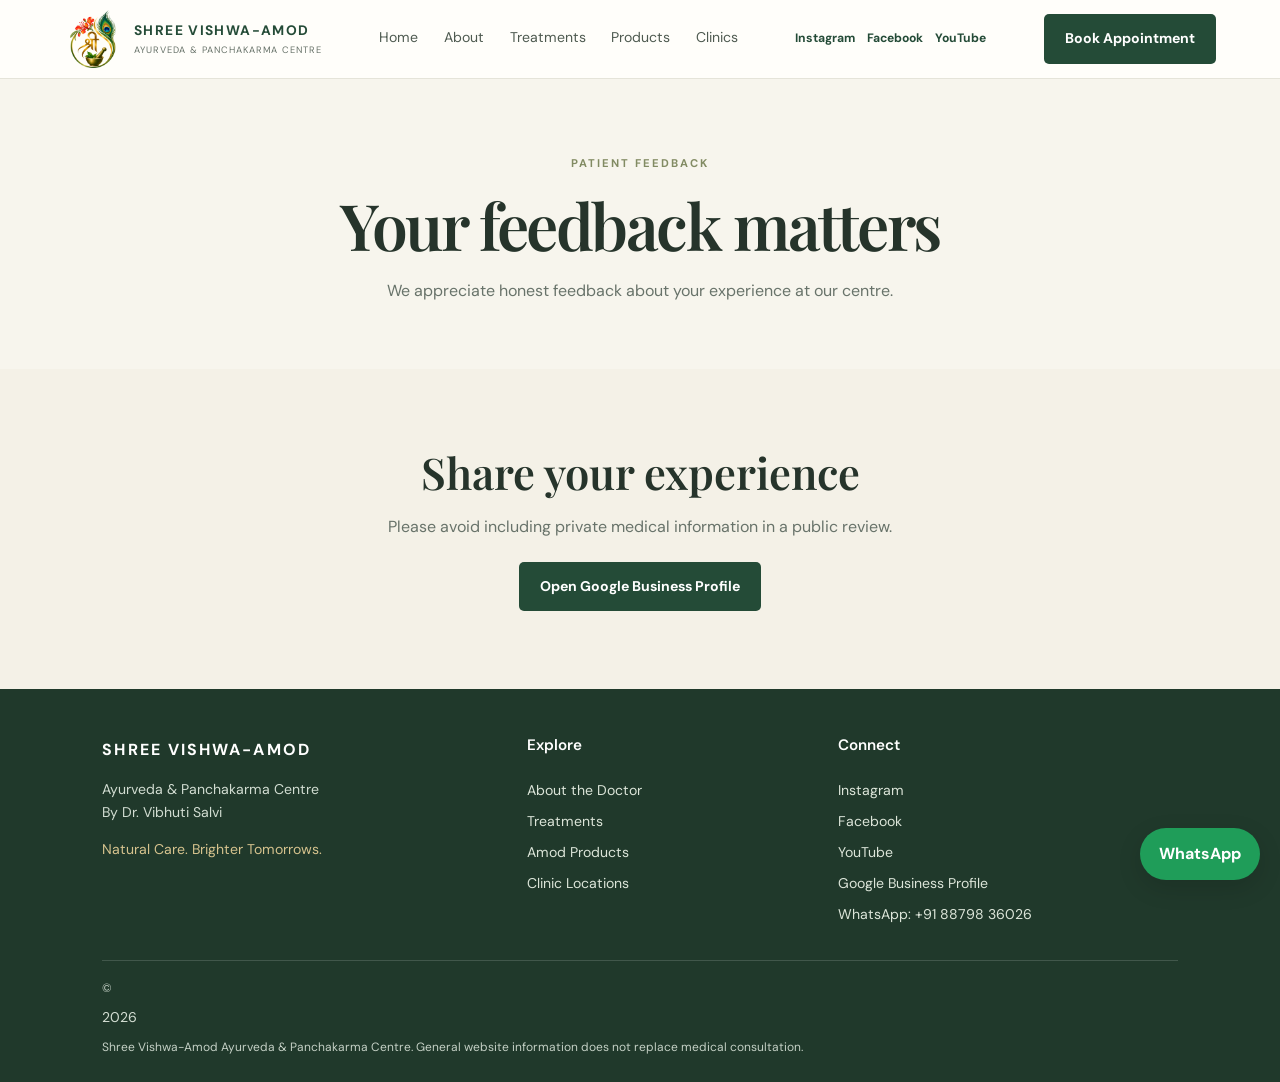
<file: reviews.html>
<!doctype html><html lang="en"><head><meta charset="utf-8"><meta name="viewport" content="width=device-width, initial-scale=1"><meta name="description" content="Find Shree Vishwa-Amod Ayurveda &amp; Panchakarma Centre online and share feedback."><title>Reviews | Shree Vishwa-Amod</title><link rel="preconnect" href="https://fonts.googleapis.com"><link rel="preconnect" href="https://fonts.gstatic.com" crossorigin><link href="https://fonts.googleapis.com/css2?family=DM+Sans:wght@400;500;600;700&family=Playfair+Display:wght@500;600;700&display=swap" rel="stylesheet"><link rel="stylesheet" href="style.css"><script src="script.js" defer></script></head><body><header class="site-header">
<a class="brand" href="index.html"><img src="assets/Shree-Vishwa-Amod-logo-transparent.png" alt="Shree Vishwa-Amod logo"><span><strong>SHREE VISHWA-AMOD</strong><small>AYURVEDA & PANCHAKARMA CENTRE</small></span></a>
<button class="menu-toggle" aria-label="Open navigation" aria-expanded="false">☰</button>
<nav class="main-nav"><a class="" href="index.html">Home</a><a class="" href="about.html">About</a><a class="" href="services.html">Treatments</a><a class="" href="products.html">Products</a><a class="" href="contact.html">Clinics</a></nav>
<div class="header-socials" aria-label="Social media links"><a href="https://www.instagram.com/dr_vibhuti_salvi/" target="_blank" rel="noopener" aria-label="Instagram">Instagram</a><a href="https://www.facebook.com/people/Shree-Vishwa_Amod-Chikitsalay/100064170036449/" target="_blank" rel="noopener" aria-label="Facebook">Facebook</a><a href="https://www.youtube.com/@DrVibhutiSalvi" target="_blank" rel="noopener" aria-label="YouTube">YouTube</a></div><a class="header-book" data-wa="appointment" href="#">Book Appointment</a>
</header><main><section class="page-hero"><p class="eyebrow">PATIENT FEEDBACK</p><h1>Your feedback matters</h1><p>We appreciate honest feedback about your experience at our centre.</p></section><section class="section callout"><h2>Share your experience</h2><p>Please avoid including private medical information in a public review.</p><a class="btn primary" href="https://share.google/Zr0Oe7HrfdcOEodgK" target="_blank" rel="noopener">Open Google Business Profile</a></section></main><footer class="footer"><div><div class="footer-brand">SHREE VISHWA-AMOD</div><p>Ayurveda & Panchakarma Centre<br>By Dr. Vibhuti Salvi</p><p class="tagline">Natural Care. Brighter Tomorrows.</p></div>
<div><h3>Explore</h3><a href="about.html">About the Doctor</a><a href="services.html">Treatments</a><a href="products.html">Amod Products</a><a href="contact.html">Clinic Locations</a></div>
<div><h3>Connect</h3><a href="https://www.instagram.com/dr_vibhuti_salvi/" target="_blank" rel="noopener">Instagram</a><a href="https://www.facebook.com/people/Shree-Vishwa_Amod-Chikitsalay/100064170036449/" target="_blank" rel="noopener">Facebook</a><a href="https://www.youtube.com/@DrVibhutiSalvi" target="_blank" rel="noopener">YouTube</a><a href="https://share.google/Zr0Oe7HrfdcOEodgK" target="_blank" rel="noopener">Google Business Profile</a><a href="https://wa.me/918879836026" target="_blank" rel="noopener">WhatsApp: +91 88798 36026</a></div>
<div class="copyright">© <span data-year></span> Shree Vishwa-Amod Ayurveda & Panchakarma Centre. General website information does not replace medical consultation.</div></footer>
<a class="floating-wa" href="https://wa.me/918879836026?text=Hello%2C%20I%20would%20like%20to%20book%20an%20appointment." target="_blank" rel="noopener" aria-label="Book on WhatsApp">WhatsApp</a></body></html>
</file>
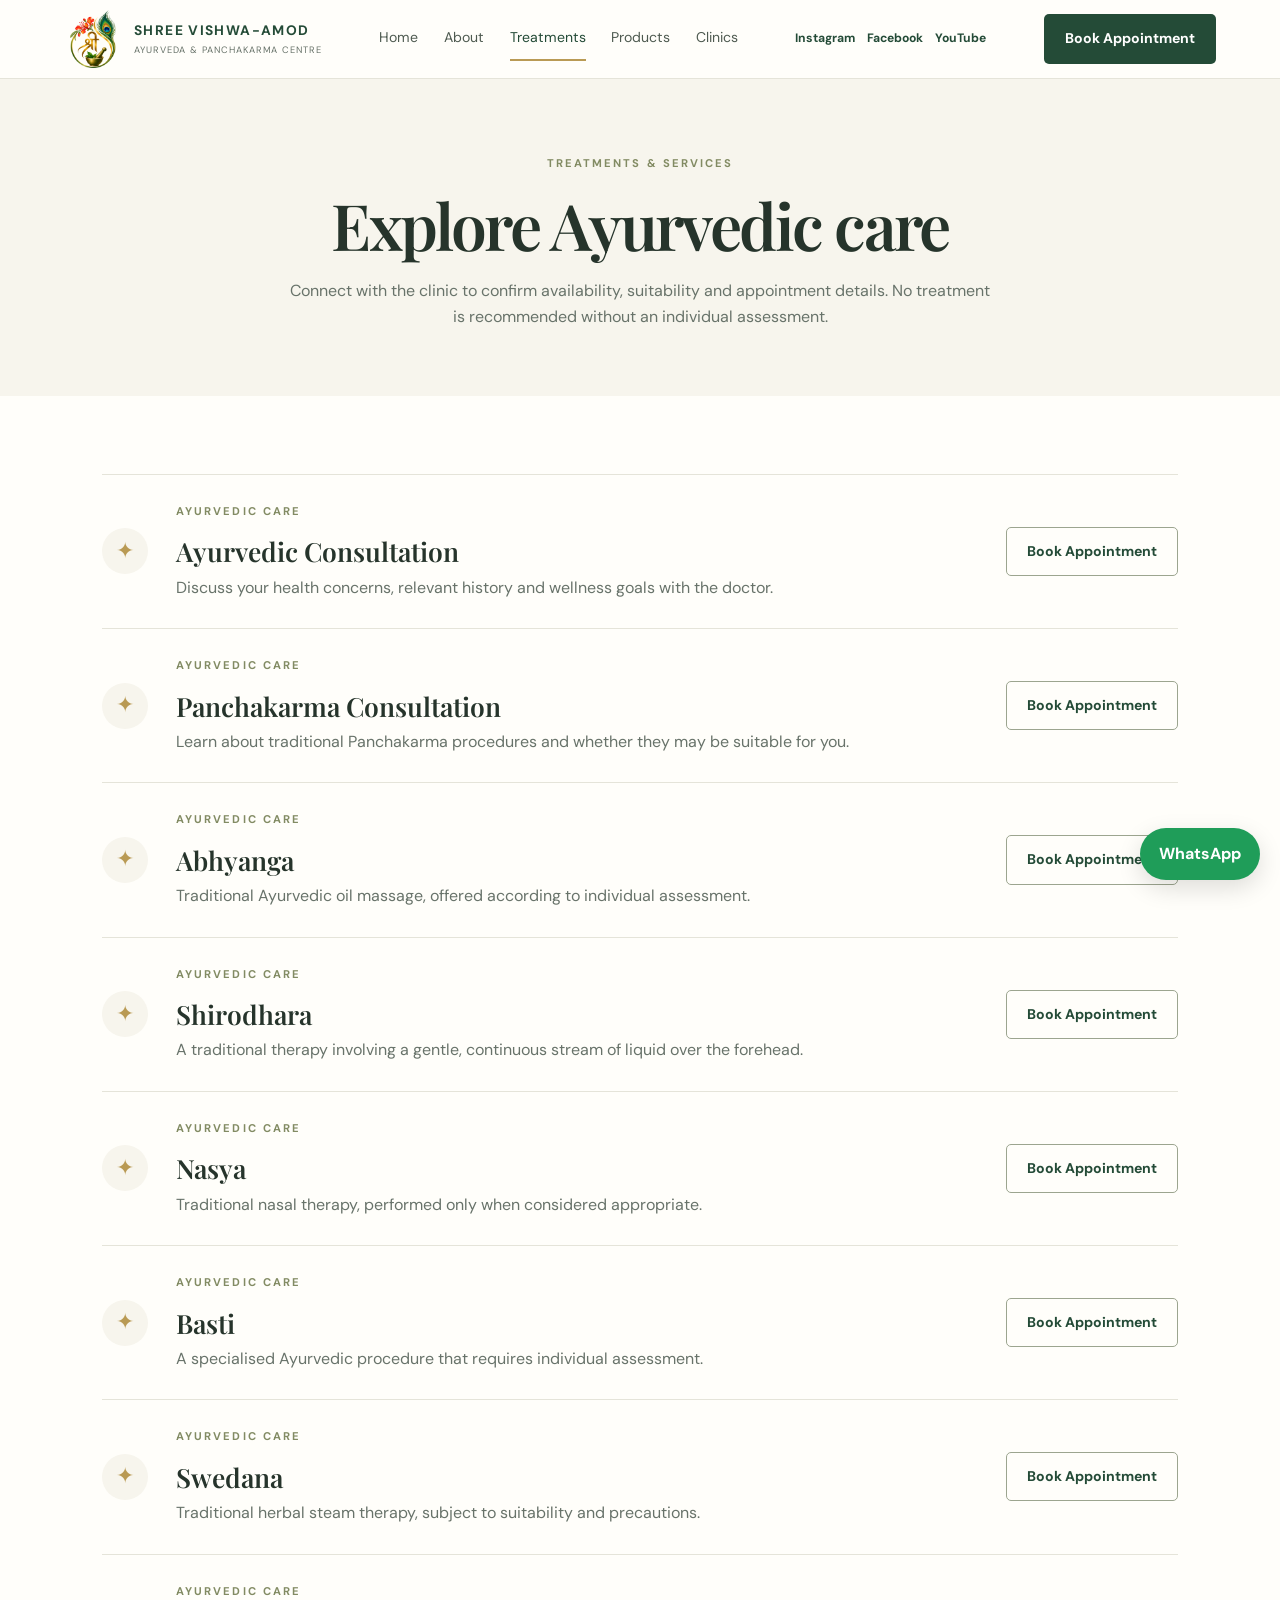
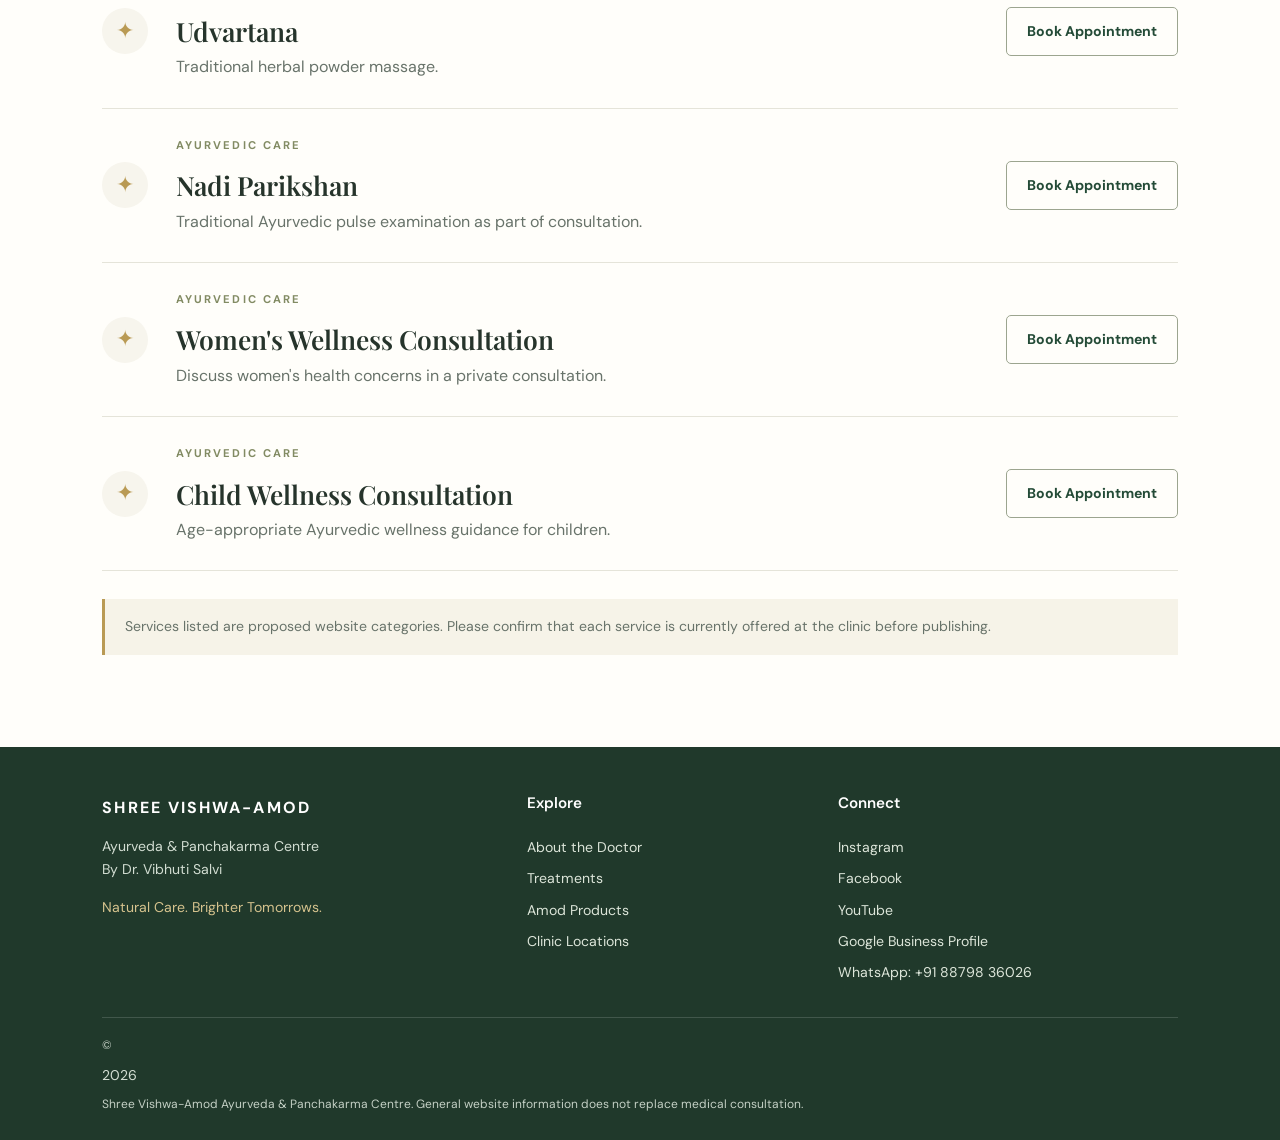
<file: services.html>
<!doctype html><html lang="en"><head><meta charset="utf-8"><meta name="viewport" content="width=device-width, initial-scale=1"><meta name="description" content="Ayurvedic consultations and traditional therapies at Shree Vishwa-Amod."><title>Treatments | Shree Vishwa-Amod</title><link rel="preconnect" href="https://fonts.googleapis.com"><link rel="preconnect" href="https://fonts.gstatic.com" crossorigin><link href="https://fonts.googleapis.com/css2?family=DM+Sans:wght@400;500;600;700&family=Playfair+Display:wght@500;600;700&display=swap" rel="stylesheet"><link rel="stylesheet" href="style.css"><script src="script.js" defer></script></head><body><header class="site-header">
<a class="brand" href="index.html"><img src="assets/Shree-Vishwa-Amod-logo-transparent.png" alt="Shree Vishwa-Amod logo"><span><strong>SHREE VISHWA-AMOD</strong><small>AYURVEDA & PANCHAKARMA CENTRE</small></span></a>
<button class="menu-toggle" aria-label="Open navigation" aria-expanded="false">☰</button>
<nav class="main-nav"><a class="" href="index.html">Home</a><a class="" href="about.html">About</a><a class="active" href="services.html">Treatments</a><a class="" href="products.html">Products</a><a class="" href="contact.html">Clinics</a></nav>
<div class="header-socials" aria-label="Social media links"><a href="https://www.instagram.com/dr_vibhuti_salvi/" target="_blank" rel="noopener" aria-label="Instagram">Instagram</a><a href="https://www.facebook.com/people/Shree-Vishwa_Amod-Chikitsalay/100064170036449/" target="_blank" rel="noopener" aria-label="Facebook">Facebook</a><a href="https://www.youtube.com/@DrVibhutiSalvi" target="_blank" rel="noopener" aria-label="YouTube">YouTube</a></div><a class="header-book" data-wa="appointment" href="#">Book Appointment</a>
</header><main><section class="page-hero"><p class="eyebrow">TREATMENTS & SERVICES</p><h1>Explore Ayurvedic care</h1><p>Connect with the clinic to confirm availability, suitability and appointment details. No treatment is recommended without an individual assessment.</p></section><section class="section"><div class="service-list"><article class="service-row"><div class="service-symbol">✦</div><div><p class="eyebrow">AYURVEDIC CARE</p><h2>Ayurvedic Consultation</h2><p>Discuss your health concerns, relevant history and wellness goals with the doctor.</p></div><a class="btn outline" data-wa="service" data-service="Ayurvedic Consultation" href="#">Book Appointment</a></article><article class="service-row"><div class="service-symbol">✦</div><div><p class="eyebrow">AYURVEDIC CARE</p><h2>Panchakarma Consultation</h2><p>Learn about traditional Panchakarma procedures and whether they may be suitable for you.</p></div><a class="btn outline" data-wa="service" data-service="Panchakarma Consultation" href="#">Book Appointment</a></article><article class="service-row"><div class="service-symbol">✦</div><div><p class="eyebrow">AYURVEDIC CARE</p><h2>Abhyanga</h2><p>Traditional Ayurvedic oil massage, offered according to individual assessment.</p></div><a class="btn outline" data-wa="service" data-service="Abhyanga" href="#">Book Appointment</a></article><article class="service-row"><div class="service-symbol">✦</div><div><p class="eyebrow">AYURVEDIC CARE</p><h2>Shirodhara</h2><p>A traditional therapy involving a gentle, continuous stream of liquid over the forehead.</p></div><a class="btn outline" data-wa="service" data-service="Shirodhara" href="#">Book Appointment</a></article><article class="service-row"><div class="service-symbol">✦</div><div><p class="eyebrow">AYURVEDIC CARE</p><h2>Nasya</h2><p>Traditional nasal therapy, performed only when considered appropriate.</p></div><a class="btn outline" data-wa="service" data-service="Nasya" href="#">Book Appointment</a></article><article class="service-row"><div class="service-symbol">✦</div><div><p class="eyebrow">AYURVEDIC CARE</p><h2>Basti</h2><p>A specialised Ayurvedic procedure that requires individual assessment.</p></div><a class="btn outline" data-wa="service" data-service="Basti" href="#">Book Appointment</a></article><article class="service-row"><div class="service-symbol">✦</div><div><p class="eyebrow">AYURVEDIC CARE</p><h2>Swedana</h2><p>Traditional herbal steam therapy, subject to suitability and precautions.</p></div><a class="btn outline" data-wa="service" data-service="Swedana" href="#">Book Appointment</a></article><article class="service-row"><div class="service-symbol">✦</div><div><p class="eyebrow">AYURVEDIC CARE</p><h2>Udvartana</h2><p>Traditional herbal powder massage.</p></div><a class="btn outline" data-wa="service" data-service="Udvartana" href="#">Book Appointment</a></article><article class="service-row"><div class="service-symbol">✦</div><div><p class="eyebrow">AYURVEDIC CARE</p><h2>Nadi Parikshan</h2><p>Traditional Ayurvedic pulse examination as part of consultation.</p></div><a class="btn outline" data-wa="service" data-service="Nadi Parikshan" href="#">Book Appointment</a></article><article class="service-row"><div class="service-symbol">✦</div><div><p class="eyebrow">AYURVEDIC CARE</p><h2>Women&#x27;s Wellness Consultation</h2><p>Discuss women&#x27;s health concerns in a private consultation.</p></div><a class="btn outline" data-wa="service" data-service="Women&#x27;s Wellness Consultation" href="#">Book Appointment</a></article><article class="service-row"><div class="service-symbol">✦</div><div><p class="eyebrow">AYURVEDIC CARE</p><h2>Child Wellness Consultation</h2><p>Age-appropriate Ayurvedic wellness guidance for children.</p></div><a class="btn outline" data-wa="service" data-service="Child Wellness Consultation" href="#">Book Appointment</a></article></div><p class="notice">Services listed are proposed website categories. Please confirm that each service is currently offered at the clinic before publishing.</p></section></main><footer class="footer"><div><div class="footer-brand">SHREE VISHWA-AMOD</div><p>Ayurveda & Panchakarma Centre<br>By Dr. Vibhuti Salvi</p><p class="tagline">Natural Care. Brighter Tomorrows.</p></div>
<div><h3>Explore</h3><a href="about.html">About the Doctor</a><a href="services.html">Treatments</a><a href="products.html">Amod Products</a><a href="contact.html">Clinic Locations</a></div>
<div><h3>Connect</h3><a href="https://www.instagram.com/dr_vibhuti_salvi/" target="_blank" rel="noopener">Instagram</a><a href="https://www.facebook.com/people/Shree-Vishwa_Amod-Chikitsalay/100064170036449/" target="_blank" rel="noopener">Facebook</a><a href="https://www.youtube.com/@DrVibhutiSalvi" target="_blank" rel="noopener">YouTube</a><a href="https://share.google/Zr0Oe7HrfdcOEodgK" target="_blank" rel="noopener">Google Business Profile</a><a href="https://wa.me/918879836026" target="_blank" rel="noopener">WhatsApp: +91 88798 36026</a></div>
<div class="copyright">© <span data-year></span> Shree Vishwa-Amod Ayurveda & Panchakarma Centre. General website information does not replace medical consultation.</div></footer>
<a class="floating-wa" href="https://wa.me/918879836026?text=Hello%2C%20I%20would%20like%20to%20book%20an%20appointment." target="_blank" rel="noopener" aria-label="Book on WhatsApp">WhatsApp</a></body></html>
</file>
<file: style.css>
:root{--green:#244b37;--green2:#356548;--gold:#b99a54;--cream:#f7f5ed;--paper:#fffefa;--ink:#26342b;--muted:#68736a;--line:#e5e4d9;--shadow:0 18px 50px rgba(29,57,40,.10)}
*{box-sizing:border-box}html{scroll-behavior:smooth}body{margin:0;background:var(--paper);color:var(--ink);font-family:"DM Sans",Arial,sans-serif;line-height:1.65}a{color:inherit;text-decoration:none}p{color:var(--muted)}h1,h2,h3{font-family:"Playfair Display",Georgia,serif;line-height:1.15;font-weight:600;margin:0 0 16px}h1{font-size:clamp(2.8rem,5.3vw,5rem);letter-spacing:-.04em}h2{font-size:clamp(2rem,3.4vw,3.2rem)}h3{font-size:1.35rem}.site-header{position:sticky;top:0;z-index:20;display:flex;align-items:center;justify-content:space-between;gap:22px;padding:10px 5vw;background:rgba(255,254,250,.97);border-bottom:1px solid var(--line);backdrop-filter:blur(12px)}.brand{display:flex;align-items:center;gap:12px;min-width:250px}.brand img{width:58px;height:58px;object-fit:contain}.brand span{display:flex;flex-direction:column;line-height:1.3}.brand strong{font-size:.86rem;letter-spacing:.1em;color:var(--green)}.brand small{font-size:.58rem;letter-spacing:.1em;color:var(--muted);margin-top:5px}.main-nav{display:flex;gap:clamp(12px,2vw,28px);align-items:center}.main-nav a{font-size:.88rem;color:#4e5a50;padding:9px 0;border-bottom:2px solid transparent}.main-nav a:hover,.main-nav a.active{color:var(--green);border-color:var(--gold)}.header-book,.btn{display:inline-flex;align-items:center;justify-content:center;min-height:46px;padding:12px 20px;border-radius:5px;font-weight:700;font-size:.88rem;border:1px solid transparent;cursor:pointer;transition:.2s}.header-book,.primary{background:var(--green);color:#fff}.header-book:hover,.primary:hover{background:var(--green2);transform:translateY(-1px)}.menu-toggle{display:none;border:0;background:none;color:var(--green);font-size:1.7rem}.hero{display:grid;grid-template-columns:1.05fr .95fr;align-items:center;gap:5vw;padding:55px 8vw 65px;background:linear-gradient(120deg,#f7f5ed,#edf0e7)}.hero-copy{max-width:660px}.hero-copy h1 em,.split h2 em{font-weight:500;color:#7e8a64}.hero-copy>p:not(.eyebrow){font-size:1.05rem;max-width:600px}.eyebrow{font-size:.7rem;letter-spacing:.18em;font-weight:700;color:#828b63;margin:0 0 16px}.actions{display:flex;flex-wrap:wrap;gap:12px;margin-top:26px}.outline{border-color:#9ca58f;color:var(--green);background:transparent}.light{background:var(--paper);color:var(--green)}.fine{font-size:.78rem;margin-top:17px}.hero-photo{height:min(560px,48vw);min-height:360px;overflow:hidden;border-radius:48% 48% 8px 8px;box-shadow:var(--shadow);background:#e6e3d7}.hero-photo img{width:100%;height:100%;object-fit:cover;object-position:center 25%}.quick{display:grid;grid-template-columns:repeat(3,1fr);gap:20px;padding:25px 8vw;background:var(--green);color:white}.quick div{display:flex;flex-direction:column}.quick b{font-size:.95rem}.quick span{font-size:.8rem;color:#d6dfd4}.section{padding:78px 8vw}.split{display:grid;grid-template-columns:1fr 1fr;gap:7vw;align-items:center}.split p{font-size:1.02rem}.text-link{display:inline-block;color:var(--green);font-weight:700;border-bottom:1px solid var(--gold);padding-bottom:4px}.tint{background:var(--cream)}.section-head{display:flex;justify-content:space-between;align-items:end;gap:20px;margin-bottom:30px}.section-head h2{margin:0}.tiles{display:grid;grid-template-columns:repeat(3,1fr);gap:20px;margin-top:28px}.tiles article{background:var(--paper);padding:28px;border:1px solid var(--line);box-shadow:0 8px 25px rgba(40,60,43,.035)}.tiles article>span{display:block;color:var(--gold);font-family:"Playfair Display",serif;font-size:1.2rem;margin-bottom:22px}.tiles p{margin-bottom:0}.doctor-feature{display:grid;grid-template-columns:.8fr 1.2fr;gap:7vw;align-items:center;padding:70px 12vw;background:var(--green);color:#fff}.doctor-feature img{width:100%;max-height:390px;object-fit:cover;object-position:center 25%;border-radius:4px}.doctor-feature p{color:#e0e6dc}.doctor-feature h2{margin-bottom:15px}.callout{text-align:center;background:#f4f1e7}.callout h2{max-width:760px;margin:0 auto 16px}.callout p:not(.eyebrow){max-width:620px;margin:0 auto 22px}.page-hero{text-align:center;padding:75px 8vw 65px;background:var(--cream)}.page-hero h1{font-size:clamp(2.5rem,5vw,4.2rem)}.page-hero>p:last-child{max-width:700px;margin:0 auto}.profile{display:grid;grid-template-columns:.85fr 1.15fr;gap:7vw;align-items:center}.profile img{width:100%;max-height:530px;object-fit:cover;object-position:center 25%;border-radius:4px;box-shadow:var(--shadow)}.service-list{display:flex;flex-direction:column}.service-row{display:grid;grid-template-columns:52px 1fr auto;gap:22px;align-items:center;padding:27px 0;border-bottom:1px solid var(--line)}.service-row:first-child{border-top:1px solid var(--line)}.service-row h2{font-size:1.65rem;margin-bottom:8px}.service-row p:not(.eyebrow){margin:0;max-width:740px}.service-symbol{display:grid;place-items:center;width:46px;height:46px;border-radius:50%;background:var(--cream);color:var(--gold);font-size:1.4rem}.notice{margin-top:28px;padding:16px 20px;background:#f6f3e8;border-left:3px solid var(--gold);font-size:.88rem}.product-grid{display:grid;grid-template-columns:repeat(4,1fr);gap:20px;align-items:stretch}.product-card{display:flex;flex-direction:column;background:#fff;border:1px solid var(--line);box-shadow:0 7px 24px rgba(38,55,40,.045);border-radius:5px;overflow:hidden}.product-visual{height:190px;display:flex;flex-direction:column;align-items:center;justify-content:center;position:relative;color:var(--green);background:radial-gradient(circle at 50% 35%,#f9f5e8,#dbe3d4)}.visual-1{background:radial-gradient(circle at 50% 35%,#fff8e9,#e8d9bd)}.visual-2{background:radial-gradient(circle at 50% 35%,#f7f7ed,#c9d8c4)}.visual-3{background:radial-gradient(circle at 50% 35%,#fff5ee,#e9d1c4)}.visual-leaf{font-size:3.5rem;color:#71835e;line-height:1}.product-visual small{font-size:.68rem;letter-spacing:.25em;font-weight:700}.product-visual b{font-size:.58rem;letter-spacing:.16em;margin-top:4px;color:#8b784a}.product-info{padding:18px;display:flex;flex-direction:column;flex:1}.product-info h3{font-family:"DM Sans",Arial,sans-serif;font-size:1rem;line-height:1.4;min-height:45px;margin-bottom:8px}.price{font-size:1.08rem;color:var(--green)}.sku{font-size:.72rem;margin:4px 0 15px;min-height:18px}.buy{width:100%;margin-top:auto}.locations{display:grid;grid-template-columns:1fr 1fr;gap:24px}.location-card{padding:32px;background:var(--cream);border:1px solid var(--line)}.location-card h2{font-size:2rem}.location-card p:not(.eyebrow){min-height:85px}.contact-cta{text-align:center;background:#f4f1e7}.contact-cta h2{color:var(--green)}.contact-cta .social-note{margin-top:28px;font-size:.9rem}.contact-cta .social-note a{color:var(--green);text-decoration:underline}.footer{display:grid;grid-template-columns:1.4fr 1fr 1.2fr;gap:28px;padding:48px 8vw 25px;background:#20392b;color:white}.footer p,.footer span{color:#d2ddd2;font-size:.88rem}.footer h3{font-family:"DM Sans",Arial,sans-serif;font-size:.95rem}.footer>div:not(:first-child){display:flex;flex-direction:column;gap:8px}.footer a{color:#dce5d9;font-size:.88rem}.footer a:hover{color:#e4d39d}.footer-brand{font-weight:700;letter-spacing:.13em}.tagline{color:#d6c38e!important}.copyright{grid-column:1/-1;border-top:1px solid rgba(255,255,255,.15);padding-top:18px;margin:5px 0 0;font-size:.75rem;color:#c4d0c5}.floating-wa{position:fixed;right:20px;bottom:20px;z-index:25;background:#1f9d59;color:#fff;padding:13px 19px;border-radius:50px;font-weight:700;box-shadow:0 8px 25px #0002}
@media(max-width:1000px){.site-header{flex-wrap:wrap}.menu-toggle{display:block;order:3}.main-nav{display:none;order:4;width:100%;flex-direction:column;align-items:stretch;gap:0;padding:10px 0}.main-nav.nav-open{display:flex}.main-nav a{padding:10px 0}.header-book{margin-left:auto}.hero{padding:45px 6vw;grid-template-columns:1fr 1fr}.quick,.section{padding-left:6vw;padding-right:6vw}.product-grid{grid-template-columns:repeat(3,1fr)}}
@media(max-width:700px){.brand{min-width:0}.brand img{width:48px;height:48px}.brand strong{font-size:.72rem}.brand small{font-size:.48rem}.header-book{font-size:.75rem;padding:9px 11px;min-height:40px}.hero{grid-template-columns:1fr;padding:42px 6vw}.hero-photo{height:380px;min-height:0;max-width:440px;width:100%;margin:0 auto}.quick{grid-template-columns:1fr;gap:13px}.split,.profile,.doctor-feature,.locations{grid-template-columns:1fr}.section{padding:58px 6vw}.tiles{grid-template-columns:1fr}.section-head{align-items:flex-start;flex-direction:column}.doctor-feature{padding:55px 7vw}.doctor-feature img{max-height:420px}.service-row{grid-template-columns:42px 1fr;gap:14px}.service-row .btn{grid-column:2;justify-self:start}.product-grid{grid-template-columns:repeat(2,1fr);gap:12px}.product-visual{height:150px}.product-info{padding:13px}.product-info h3{font-size:.9rem}.footer{grid-template-columns:1fr 1fr;padding:40px 6vw 25px}.footer>div:first-child{grid-column:1/-1}.copyright{grid-column:1/-1}}
@media(max-width:390px){.product-grid{grid-template-columns:1fr}.header-book{font-size:.7rem}.brand{gap:6px}}

/* Social profile links */
.header-socials{display:flex;align-items:center;gap:12px;white-space:nowrap}.header-socials a{font-size:.76rem;font-weight:700;color:var(--green);border-bottom:1px solid transparent;padding:6px 0}.header-socials a:hover{color:var(--gold);border-color:var(--gold)}
@media(max-width:1000px){.header-socials{order:5;width:100%;justify-content:center;padding:4px 0 8px;border-top:1px solid var(--line)}}
</file>
